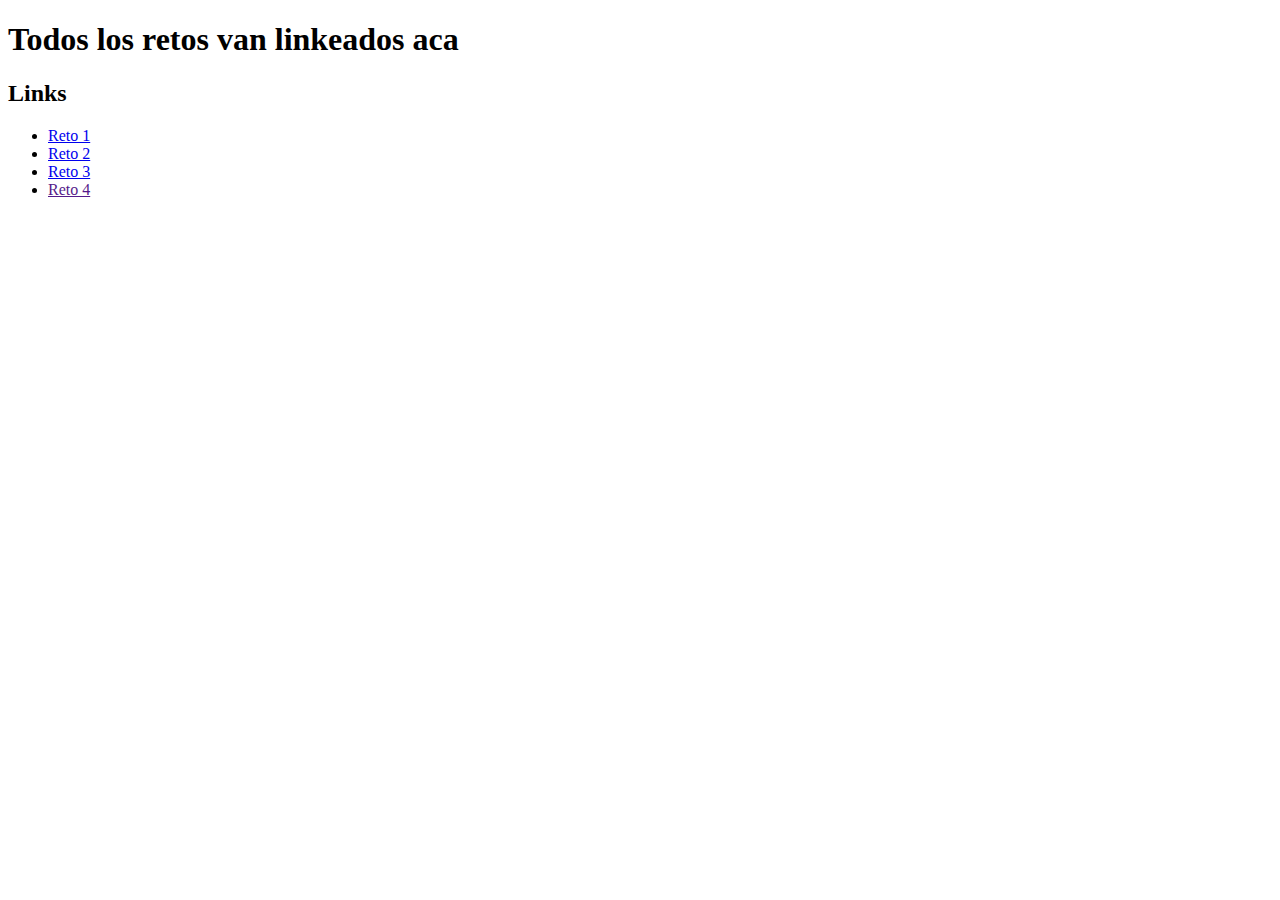
<file: public/index.html>
<!DOCTYPE html>
<html lang="en">
<head>
    <meta charset="UTF-8">
    <meta http-equiv="X-UA-Compatible" content="IE=edge">
    <meta name="viewport" content="width=device-width, initial-scale=1.0">
    <title>Document</title>
</head>
<body>
    <header>
        <h1>Todos los retos van linkeados aca</h1>
    </header>
    <section>
        <h2>Links</h2>
        <ul>
            <li><a href="./reto01/reto01.html">Reto 1</a></li>
            <li><a href="./reto02/reto02.html">Reto 2</a></li>
            <li><a href="./reto02/reto03.html">Reto 3</a></li>
            <li><a href="">Reto 4</a></li>
        </ul>
    </section>

</body>
</html>
</file>
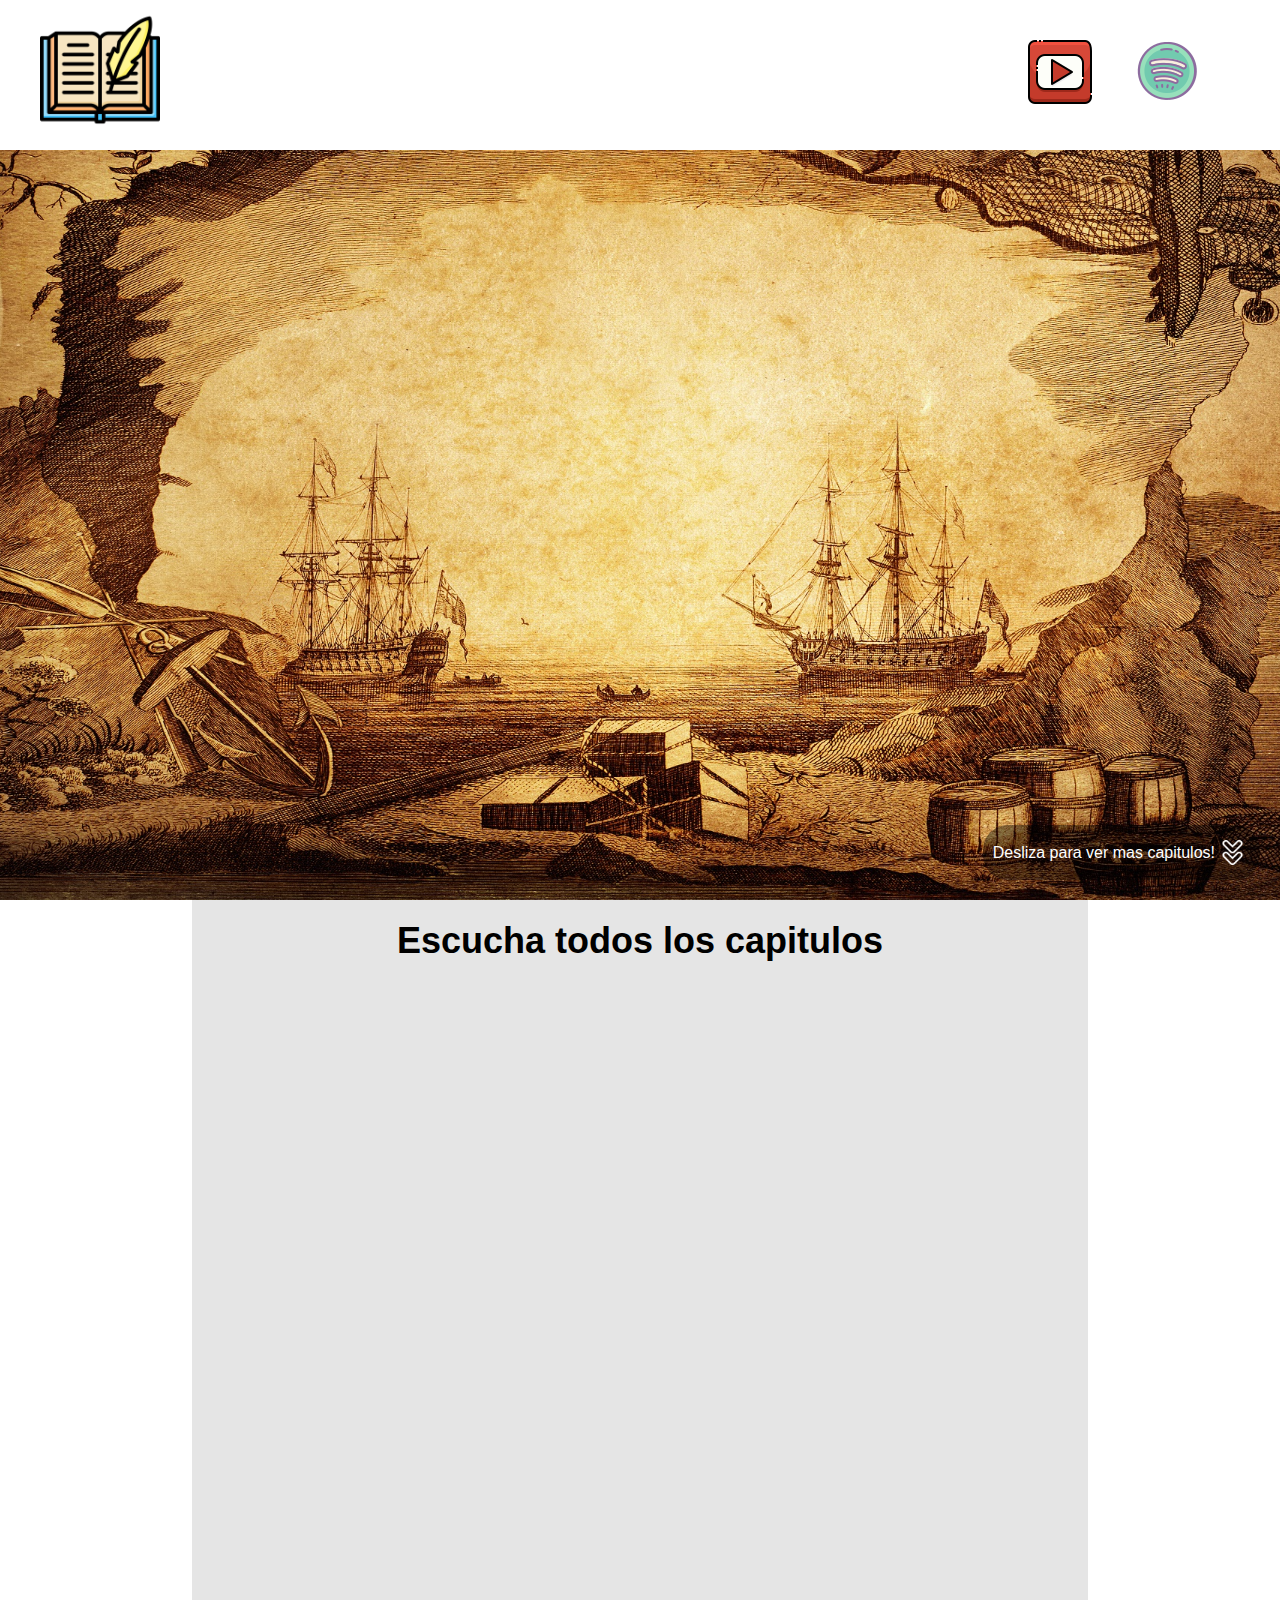
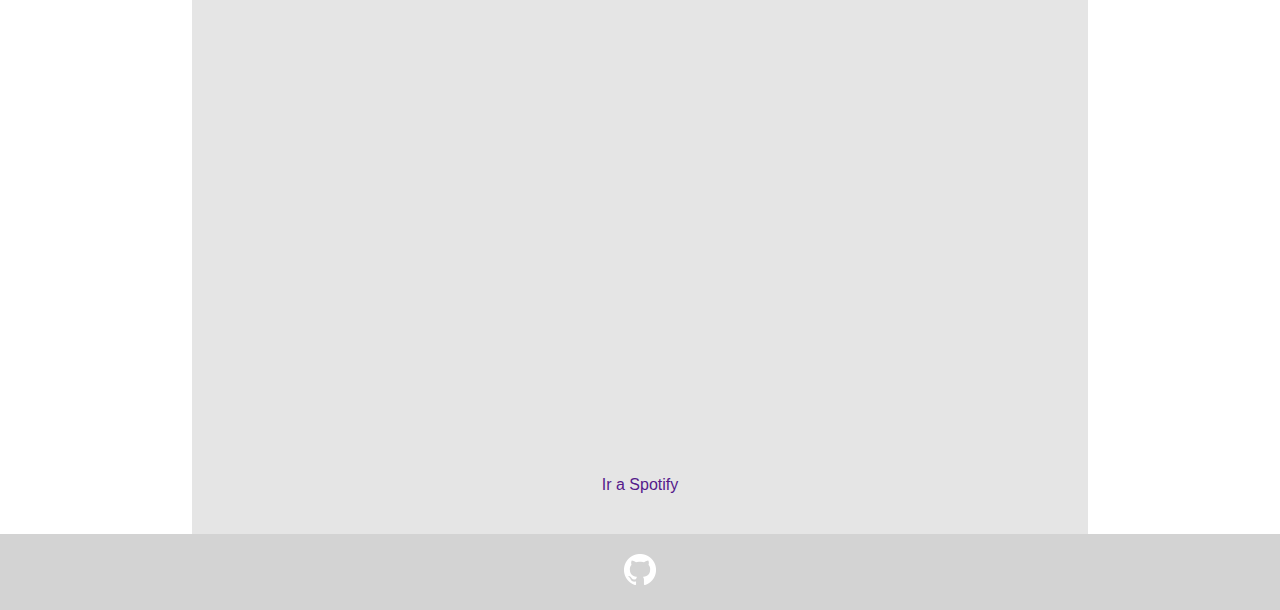
<file: public/reto02/reto02.html>
<!DOCTYPE html>
<html lang="en">
<head>
    <meta charset="UTF-8">
    <meta http-equiv="X-UA-Compatible" content="IE=edge">
    <meta name="viewport" content="width=device-width, initial-scale=1.0">
    <title>Podcasts</title>
    <link rel="stylesheet" href="style.css">
</head>
<body>
    <header id="header">
        <div class="logo"><img src="img/history-book.png" alt=""></div>
        <div class="media">
            <div id="youtube"><a href="https://www.youtube.com/watch?v=doLMt10ytHY" target="_blank"><img src="img/icons8-youtube-64.png" alt=""></a></div>
            <div id="spotify"><a href="https://open.spotify.com/track/2JPLbjOn0wPCngEot2STUS?autoplay=true" target="_blank"><img src="img/icons8-spotify-64.png" alt=""></a></div>
        </div>
    </header>
    <section>
        <div class="collage">
                <iframe style="border-radius:12px" src="https://open.spotify.com/embed/episode/6xCSdOgY3UaW03FC3fopLV?utm_source=generator" width="100%" height="232" frameBorder="0" allowfullscreen="" allow="autoplay; clipboard-write; encrypted-media; fullscreen; picture-in-picture"></iframe>
        </div>
        <div class="ir-letra">
            <p><a href="#contenedor">Desliza para ver mas capitulos!</a></p>
            <img src="img/next.png" alt="">
        </div>
    </section>
    <section class="cont-capitulos">
        <div class="cont-titulo">
            <h2>Escucha todos los capitulos</h2>
        </div>
        <div class="capitulos">
            <div class="cap-card">
                <iframe style="border-radius:12px" src="https://open.spotify.com/embed/episode/15zCZztaO7HBZY3IYm9Cff?utm_source=generator&theme=0" width="100%" height="232" frameBorder="0" allowfullscreen="" allow="autoplay; clipboard-write; encrypted-media; fullscreen; picture-in-picture"></iframe>
            </div>
            <div class="cap-card">
                <iframe style="border-radius:12px" src="https://open.spotify.com/embed/episode/7myQZLGvzFhliC5ds9FIMn?utm_source=generator&theme=0" width="100%" height="232" frameBorder="0" allowfullscreen="" allow="autoplay; clipboard-write; encrypted-media; fullscreen; picture-in-picture"></iframe>
            </div>
            <div class="cap-card">
                <iframe style="border-radius:12px" src="https://open.spotify.com/embed/episode/5Z0kp2BF9H4KrhRAULsAGU?utm_source=generator&theme=0" width="100%" height="232" frameBorder="0" allowfullscreen="" allow="autoplay; clipboard-write; encrypted-media; fullscreen; picture-in-picture"></iframe>
            </div>
            <div class="cap-card">
                <iframe style="border-radius:12px" src="https://open.spotify.com/embed/episode/2kD0xANJyT5oti4TrFvGCh?utm_source=generator&theme=0" width="100%" height="232" frameBorder="0" allowfullscreen="" allow="autoplay; clipboard-write; encrypted-media; fullscreen; picture-in-picture"></iframe>
            </div>
            <div class="cap-card">
                <iframe style="border-radius:12px" src="https://open.spotify.com/embed/episode/6BO6ykDXoxxKcNT52jDn7P?utm_source=generator&theme=0" width="100%" height="232" frameBorder="0" allowfullscreen="" allow="autoplay; clipboard-write; encrypted-media; fullscreen; picture-in-picture"></iframe>
            </div>
            <div class="cap-card">
                <iframe style="border-radius:12px" src="https://open.spotify.com/embed/episode/2NGeTb8BudDIYv07uUKD8Y?utm_source=generator&theme=0" width="100%" height="232" frameBorder="0" allowfullscreen="" allow="autoplay; clipboard-write; encrypted-media; fullscreen; picture-in-picture"></iframe>
            </div>
            <div class="cap-card">
                <iframe style="border-radius:12px" src="https://open.spotify.com/embed/episode/3UfMYUtDXaNuoB1yua07EG?utm_source=generator&theme=0" width="100%" height="232" frameBorder="0" allowfullscreen="" allow="autoplay; clipboard-write; encrypted-media; fullscreen; picture-in-picture"></iframe>
            </div>
            <div class="cap-card">
                <iframe style="border-radius:12px" src="https://open.spotify.com/embed/episode/7LiCViwlR50z2IUJ1DIgO7?utm_source=generator&theme=0" width="100%" height="232" frameBorder="0" allowfullscreen="" allow="autoplay; clipboard-write; encrypted-media; fullscreen; picture-in-picture"></iframe>
            </div>
        </div>
        <div class="mas-capitulos"><a href="">Ir a Spotify</a></div>
    </section>
    <footer>
        <div id="footer">
            <a href="https://github.com/leituu" target="_blank"><img src="img/GitHub-Mark-Light-32px.png" alt=""></a>
        </div>
    </footer>
</body>
</html>
</file>
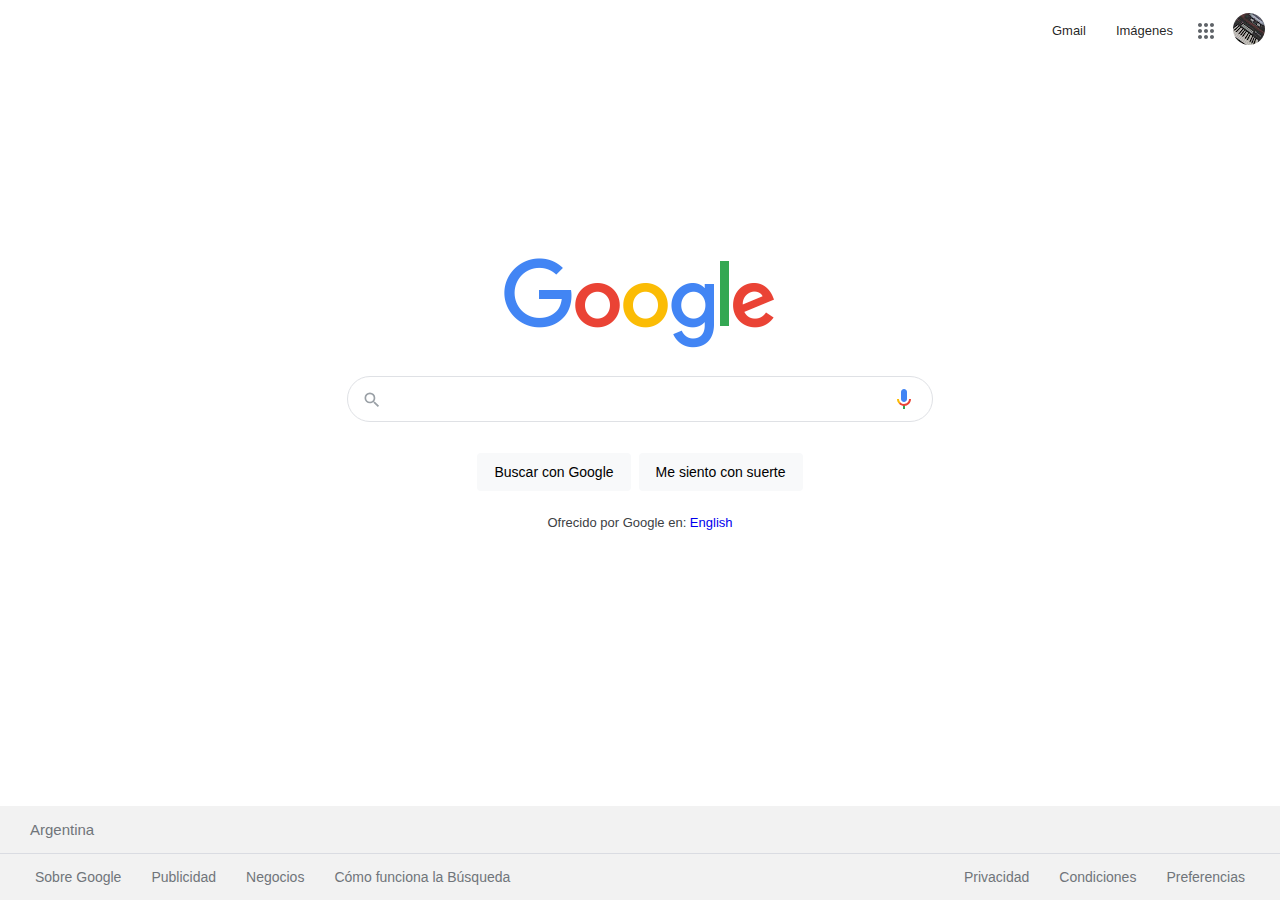
<file: public/reto03/reto03.html>
<!DOCTYPE html>
<html lang="en">
<head>
    <meta charset="UTF-8">
    <meta http-equiv="X-UA-Compatible" content="IE=edge">
    <meta name="viewport" content="width=device-width, initial-scale=1.0">
    <link rel="stylesheet" href="style.css">
    <title>Google Clon</title>
</head>
<body>
    <header>
        <ul>
            <li><a href="#">Gmail</a></li>
            <li><a href="#">Imágenes</a></li>
            <li><a href="#">
                <svg class="gb_Oe" focusable="false" viewBox="0 0 24 24"><path d="M6,8c1.1,0 2,-0.9 2,-2s-0.9,-2 -2,-2 -2,0.9 -2,2 0.9,2 2,2zM12,20c1.1,0 2,-0.9 2,-2s-0.9,-2 -2,-2 -2,0.9 -2,2 0.9,2 2,2zM6,20c1.1,0 2,-0.9 2,-2s-0.9,-2 -2,-2 -2,0.9 -2,2 0.9,2 2,2zM6,14c1.1,0 2,-0.9 2,-2s-0.9,-2 -2,-2 -2,0.9 -2,2 0.9,2 2,2zM12,14c1.1,0 2,-0.9 2,-2s-0.9,-2 -2,-2 -2,0.9 -2,2 0.9,2 2,2zM16,6c0,1.1 0.9,2 2,2s2,-0.9 2,-2 -0.9,-2 -2,-2 -2,0.9 -2,2zM12,8c1.1,0 2,-0.9 2,-2s-0.9,-2 -2,-2 -2,0.9 -2,2 0.9,2 2,2zM18,14c1.1,0 2,-0.9 2,-2s-0.9,-2 -2,-2 -2,0.9 -2,2 0.9,2 2,2zM18,20c1.1,0 2,-0.9 2,-2s-0.9,-2 -2,-2 -2,0.9 -2,2 0.9,2 2,2z"></path></svg>
            </a></li>
            <li><a href="#"><img src="./img/unnamed.jpg" alt=""></a></li>
        </ul>
    </header>
    <section>
        <div class="google-logo"><img src="./img/googlelogo_color_272x92dp.png" alt=""></div>
        <div class="search-bar">
            <div><svg focusable="false" xmlns="http://www.w3.org/2000/svg" viewBox="0 0 24 24"><path d="M15.5 14h-.79l-.28-.27A6.471 6.471 0 0 0 16 9.5 6.5 6.5 0 1 0 9.5 16c1.61 0 3.09-.59 4.23-1.57l.27.28v.79l5 4.99L20.49 19l-4.99-5zm-6 0C7.01 14 5 11.99 5 9.5S7.01 5 9.5 5 14 7.01 14 9.5 11.99 14 9.5 14z"></path></svg></div>
            <div><input type="text" name="" id=""></div>
            <div><svg class="goxjub" focusable="false" viewBox="0 0 24 24" xmlns="http://www.w3.org/2000/svg"><path fill="#4285f4" d="m12 15c1.66 0 3-1.31 3-2.97v-7.02c0-1.66-1.34-3.01-3-3.01s-3 1.34-3 3.01v7.02c0 1.66 1.34 2.97 3 2.97z"></path><path fill="#34a853" d="m11 18.08h2v3.92h-2z"></path><path fill="#fbbc05" d="m7.05 16.87c-1.27-1.33-2.05-2.83-2.05-4.87h2c0 1.45 0.56 2.42 1.47 3.38v0.32l-1.15 1.18z"></path><path fill="#ea4335" d="m12 16.93a4.97 5.25 0 0 1 -3.54 -1.55l-1.41 1.49c1.26 1.34 3.02 2.13 4.95 2.13 3.87 0 6.99-2.92 6.99-7h-1.99c0 2.92-2.24 4.93-5 4.93z"></path></svg></div>
        </div>
        <div class="btn-cont">
            <div class="btn-search">Buscar con Google</div>
            <div class="btn-search">Me siento con suerte</div>
        </div>
        <div class="idioma"><p>Ofrecido por Google en: <a href="#">English</a></p></div>
    </section>
    <footer>
        <div class="pais">Argentina</div>
        <div class="info">
            <ul class="info-izq">
                <li><a href="">Sobre Google</a></li>
                <li><a href="">Publicidad</a></li>
                <li><a href="">Negocios</a></li>
                <li><a href="">Cómo funciona la Búsqueda</a></li>
            </ul>
            <ul class="info-der">
                <li><a href="">Privacidad</a></li>
                <li><a href="">Condiciones</a></li>
                <li><a href="">Preferencias</a></li>
            </ul>
        </div>
    </footer>
</body>
</html>
</file>
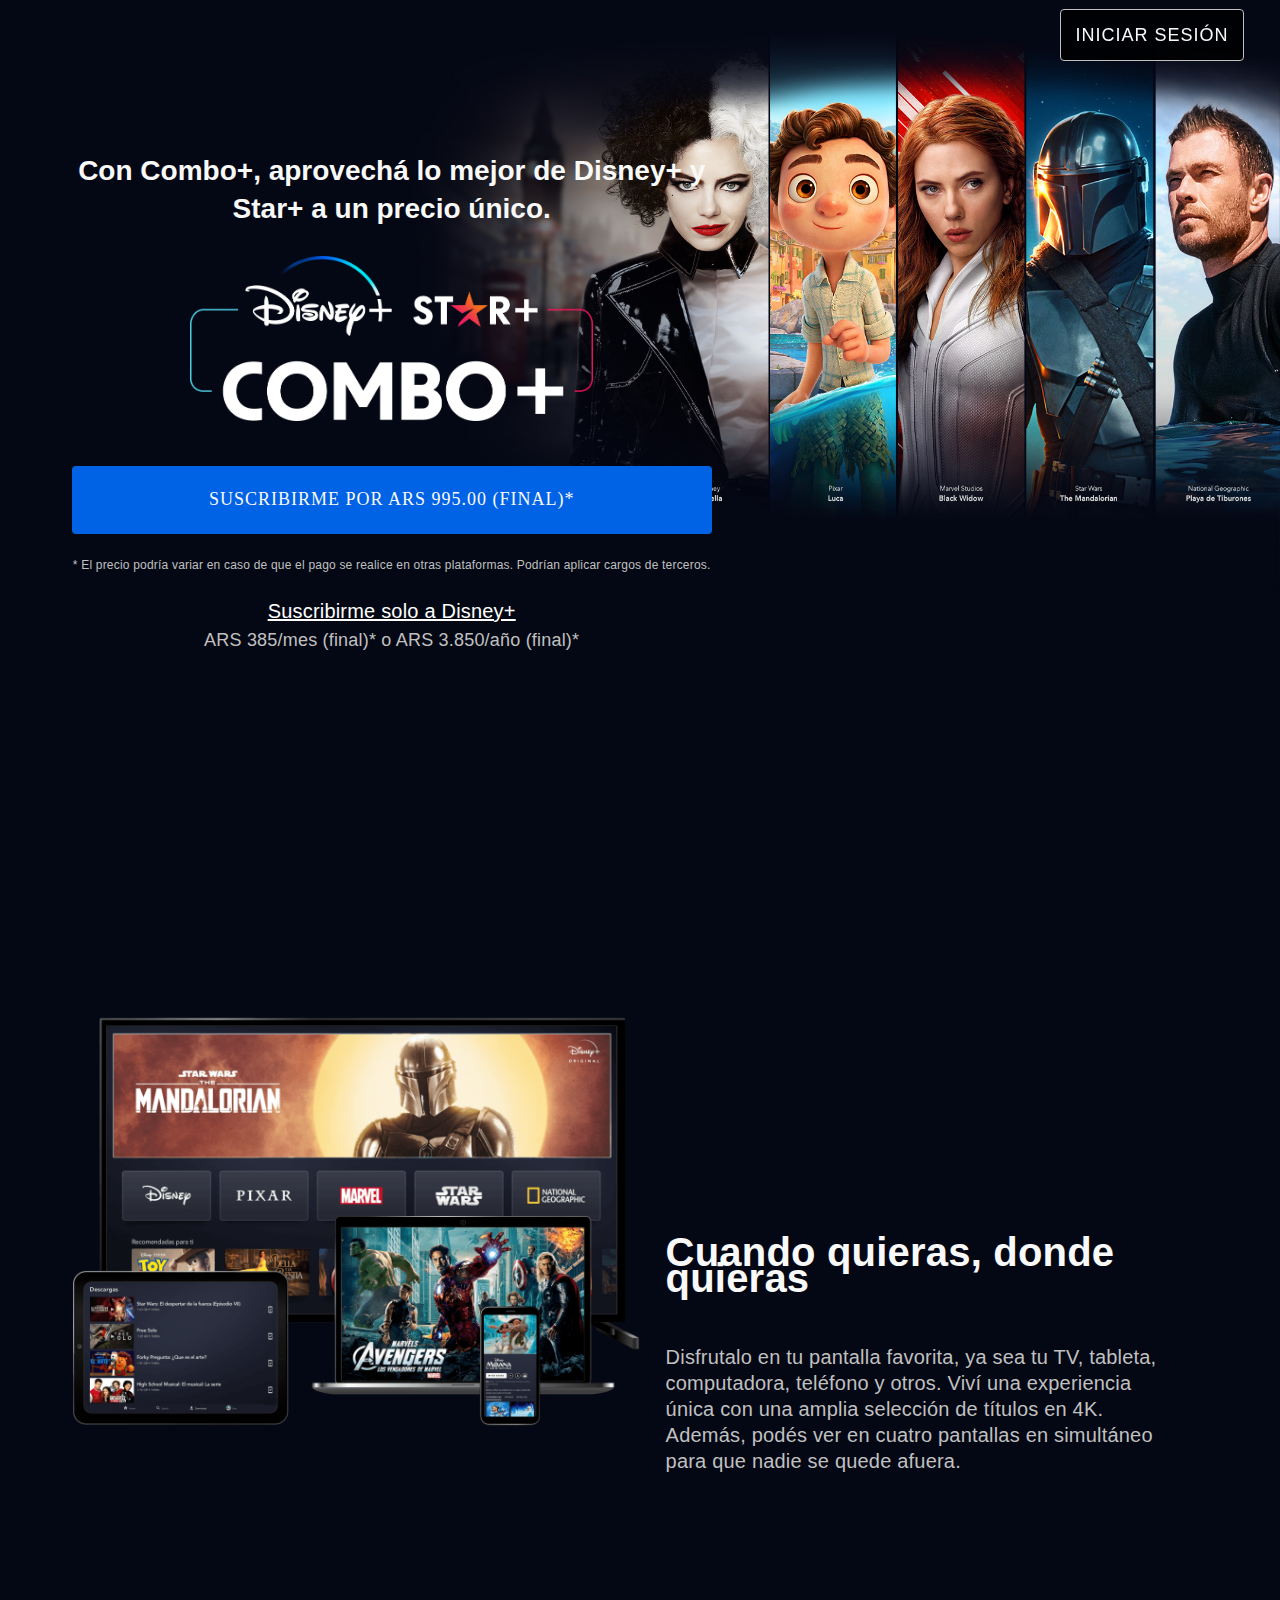
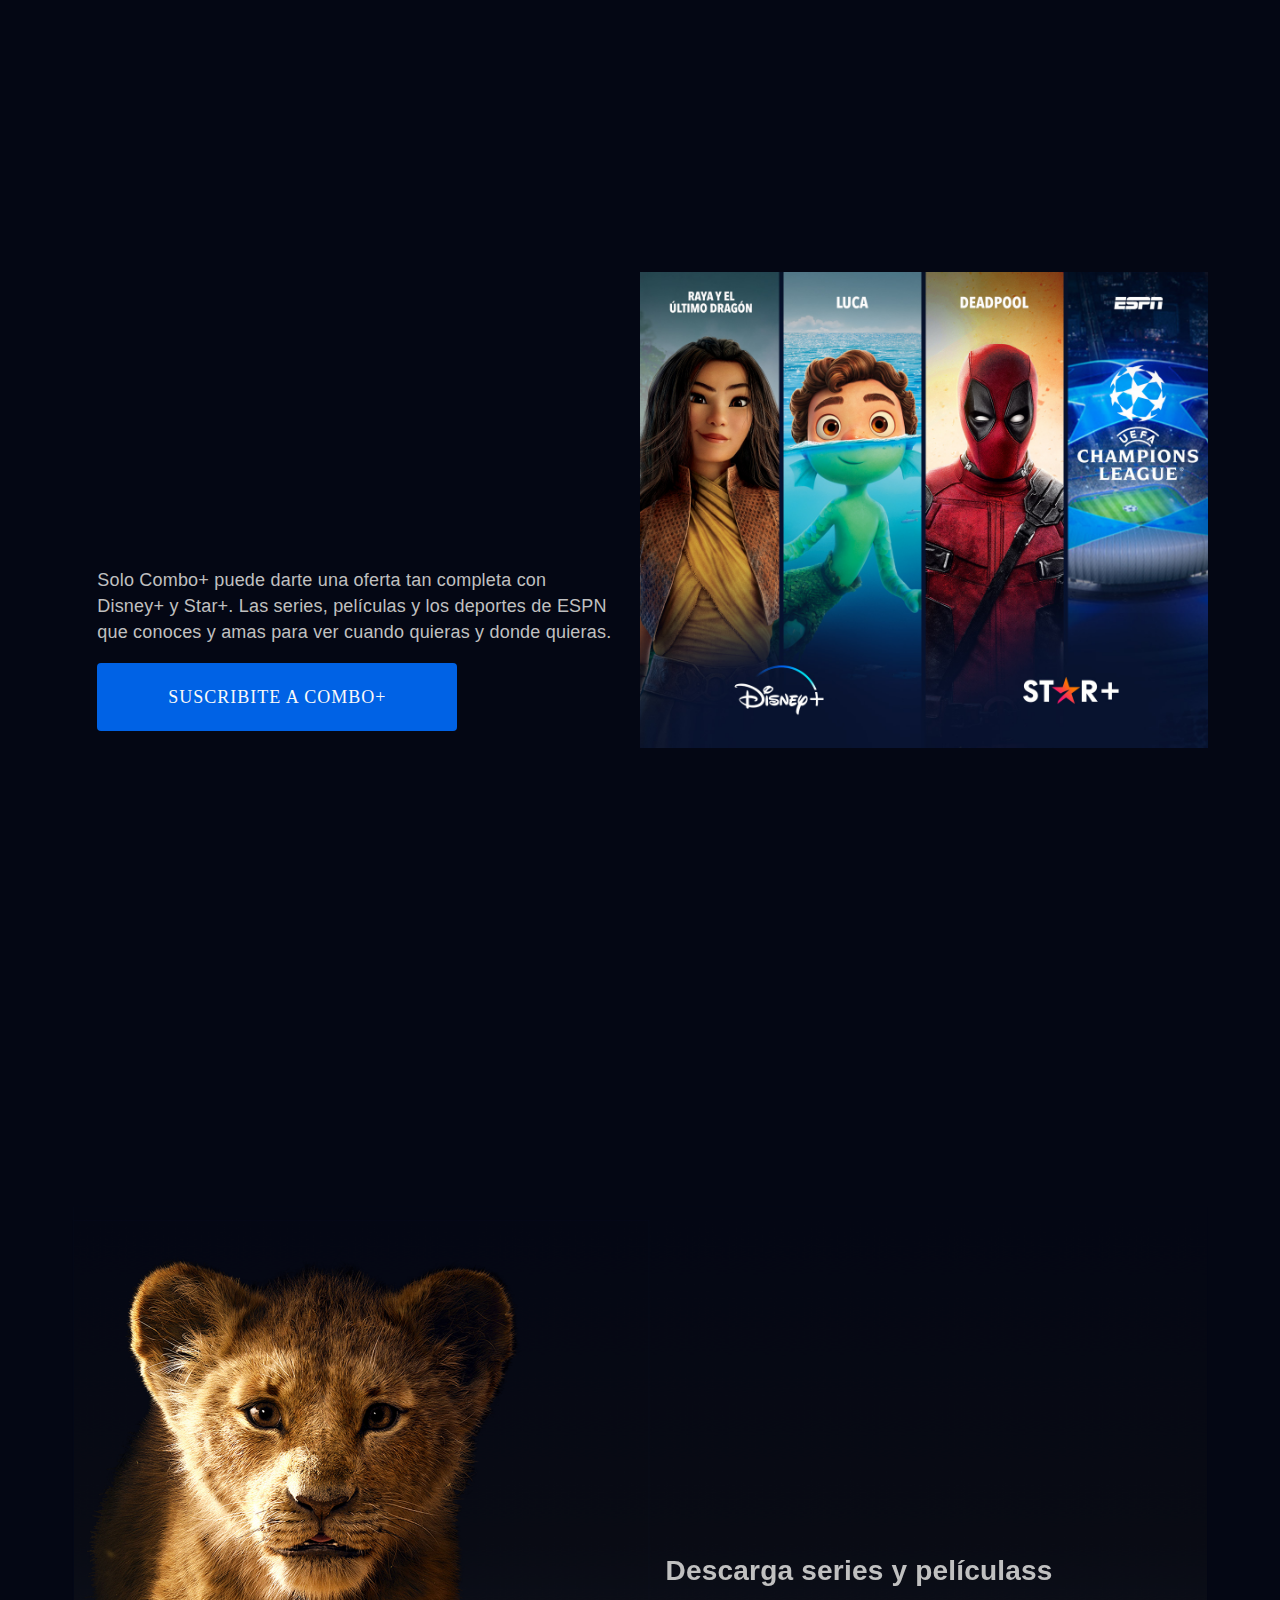
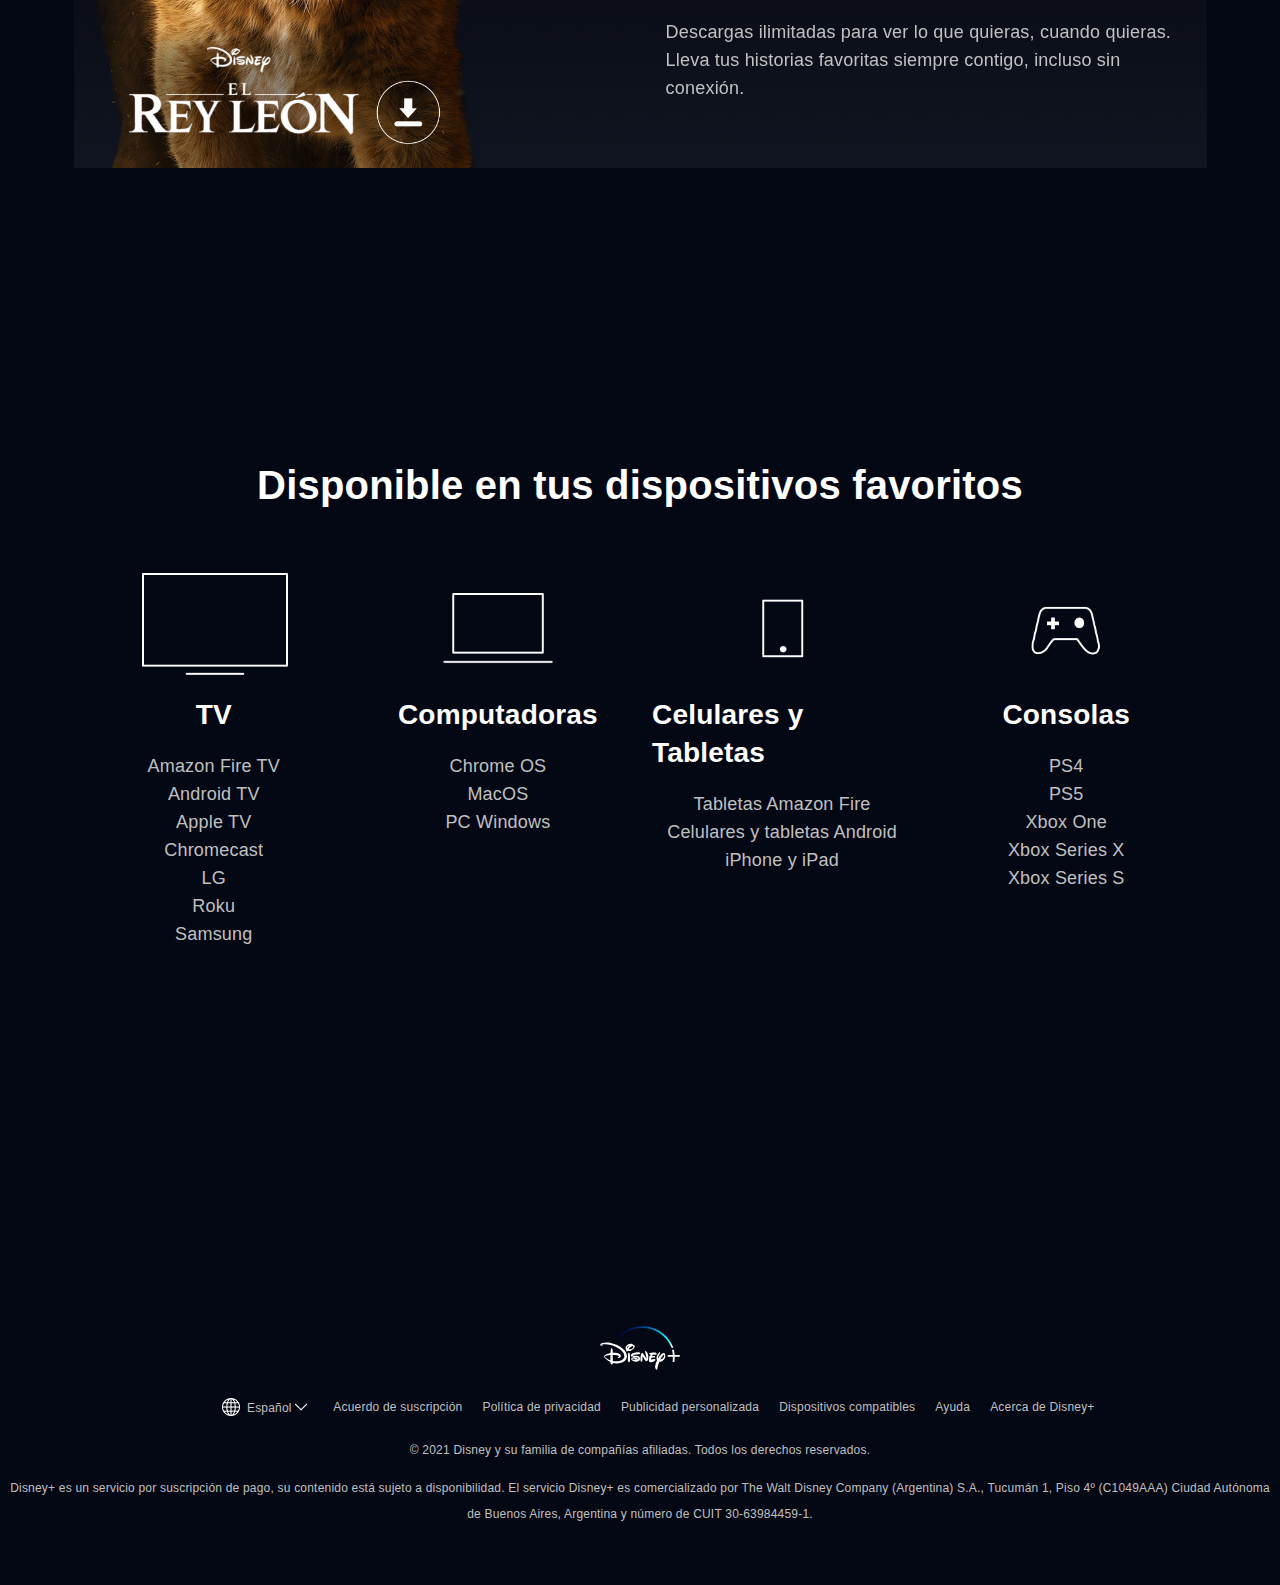
<file: public/reto04/reto04.html>
<!DOCTYPE html>
<html lang="en">
<head>
    <meta charset="UTF-8">
    <meta http-equiv="X-UA-Compatible" content="IE=edge">
    <meta name="viewport" content="width=device-width, initial-scale=1.0">
    <link rel="stylesheet" href="style.css">
    <link rel="icon" type="image/png" sizes="32x32" href="https://static-assets.bamgrid.com/product/disneyplus/favicons/favicon-32x32.3699f19f7fdff1a556c0953c12fb883f.png">
    <title>Lo mejor de Disney, Pixar, Marvel, Star Wars y National Geographic, en un mismo lugar | Disney+</title>
    <style data-style="fonts">@font-face{font-family:Avenir;src:url(https://static-assets.bamgrid.com/fonts/avenir/Avenir-Light/Avenir-Light-07.f3974cd611d0a51c6f3d468a8ac6a700.woff2);font-weight:100;font-style:normal;font-display:swap}@font-face{font-family:Avenir;src:url(https://static-assets.bamgrid.com/fonts/avenir/Avenir-Book/Avenir-Book-01.41636cf359d913529a78a8d39e2b55be.woff2);font-weight:300;font-style:normal;font-display:swap}@font-face{font-family:Avenir;src:url(https://static-assets.bamgrid.com/fonts/avenir/Avenir-Roman/Avenir-Roman-12.8c6e15565760efae86de48644cfd9b71.woff2);font-weight:400;font-style:normal;font-display:optional}@font-face{font-family:Seol-Sans;src:url(https://static-assets.bamgrid.com/fonts/seol-sans/SeolSans-Book-v4.20df06308312a75501cba81cb9a92e4e.woff2);font-weight:100;font-style:normal;font-display:swap}@font-face{font-family:Seol-Sans;src:url(https://static-assets.bamgrid.com/fonts/seol-sans/SeolSans-Medium-v4.feac37bc783c6ef3a83d7881715aa443.woff2);font-weight:300;font-style:normal;font-display:swap}@font-face{font-family:Seol-Sans;src:url(https://static-assets.bamgrid.com/fonts/seol-sans/SeolSans-Book-v4.20df06308312a75501cba81cb9a92e4e.woff2);font-weight:400;font-style:normal;font-display:optional}@font-face{font-family:Tazugane;src:url(https://static-assets.bamgrid.com/fonts/tazugane/TazuganeInfo-Book-v4.e7ec92b7a6c5443e5bfb9492195ba16a.woff2);font-weight:100;font-style:normal;font-display:swap}@font-face{font-family:Tazugane;src:url(https://static-assets.bamgrid.com/fonts/tazugane/TazuganeInfo-Medium-v4.fc000b0b48bcde210f082c08b7279b25.woff2);font-weight:300;font-style:normal;font-display:swap}@font-face{font-family:Tazugane;src:url(https://static-assets.bamgrid.com/fonts/tazugane/TazuganeInfo-Book-v4.e7ec92b7a6c5443e5bfb9492195ba16a.woff2);font-weight:400;font-style:normal;font-display:optional}@font-face{font-family:xiangHeHei-SC;src:url(https://static-assets.bamgrid.com/fonts/xiangHeHei-SC/MXiangHeHeiSC-Book-v4.0742ff294fab04ef4c0aa96ea0264752.woff2);font-weight:100;font-style:normal;font-display:swap}@font-face{font-family:xiangHeHei-SC;src:url(https://static-assets.bamgrid.com/fonts/xiangHeHei-SC/MXiangHeHeiSC-Medium-v4.7fb27e7df5de50fac3d825bad01ce117.woff2);font-weight:300;font-style:normal;font-display:swap}@font-face{font-family:xiangHeHei-SC;src:url(https://static-assets.bamgrid.com/fonts/xiangHeHei-SC/MXiangHeHeiSC-Book-v4.0742ff294fab04ef4c0aa96ea0264752.woff2);font-weight:400;font-style:normal;font-display:undefined}@font-face{font-family:xiangHeHei-TC;src:url(https://static-assets.bamgrid.com/fonts/xiangHeHei-TC/MXiangHeHeiTC-Book-v4.df142a0880679449650bf6c287b5e271.woff2);font-weight:100;font-style:normal;font-display:swap}@font-face{font-family:xiangHeHei-TC;src:url(https://static-assets.bamgrid.com/fonts/xiangHeHei-TC/MXiangHeHeiTC-Medium-v4.554b0888e777a7dbbb2015c19b1a877c.woff2);font-weight:300;font-style:normal;font-display:swap}@font-face{font-family:xiangHeHei-TC;src:url(https://static-assets.bamgrid.com/fonts/xiangHeHei-TC/MXiangHeHeiTC-Book-v4.df142a0880679449650bf6c287b5e271.woff2);font-weight:400;font-style:normal;font-display:optional}</style>
</head>
<body>
    <header>
        <nav>
            <div class="nav-btn">
                INICIAR SESIÓN
            </div>
        </nav>
    </header>
    <main>
        <section id="hero" class="">
            <div id="hero_texto">
                <div class="suscrip-info">
                    <h3>Con Combo+, aprovechá lo mejor de Disney+ y Star+ a un precio único.</h3>
                    <img src="./img/promocion.png" alt="combo disney">
                    <button>SUSCRIBIRME POR ARS 995.00 (FINAL)*</button>
                    <p class="nota-pie">* El precio podría variar en caso de que el pago se realice en otras plataformas. Podrían aplicar cargos de terceros.</p>
                    <a href="">Suscribirme solo a Disney+</a>
                    <p class="suscrip-disney">ARS 385/mes (final)* o ARS 3.850/año (final)*</p>
                </div>
            </div>
        </section>
        <section class="devices">
            <div class="dev-img"><img src="./img/dispositivos.png" alt="Mira Disney en todos los dispositivos"></div>
            <div class="dev-info">
                <h2>Cuando quieras, donde quieras</h2>
                <p>Disfrutalo en tu pantalla favorita, ya sea tu TV, tableta, computadora, teléfono y otros. Viví una experiencia única con una amplia selección de títulos en 4K. Además, podés ver en cuatro pantallas en simultáneo para que nadie se quede afuera.</p>
            </div>
        </section>
        <section class="devices">
            <div class="dev-info">
                <p class="dev-promo">Solo Combo+ puede darte una oferta tan completa con Disney+ y Star+. Las series, películas y los deportes de ESPN que conoces y amas para ver cuando quieras y donde quieras.</p>
                <button class="promo">SUSCRIBITE A COMBO+</button>
            </div>
            <div class="dev-img"><img src="./img/peliculas-varias.jpg" alt="Mira Disney en todos los dispositivos"></div>
        </section>
        <section class="rey-leon-container">
            <div class="rey-leon">
                <img src="./img/rey-leon.png" alt="Mira Disney en todos los dispositivos">
            </div>
            <div class="rey-leon-texto">
                <h3>Descarga series y películass</h3>
                <p>Descargas ilimitadas para ver lo que quieras, cuando quieras. Lleva tus historias favoritas siempre contigo, incluso sin conexión.</p>
            </div>
        </section>
        <section class="devices-view">
            <h2>Disponible en tus dispositivos favoritos</h2>
            <div class="all-devices">
                <div class="device">
                    <div class="device-svg"><img src="img/monitor.png" alt=""></div>
                    <div class="device-name">TV</div>
                    <div class="device-marca">
                        <p>
                            Amazon Fire TV<br>
                            Android TV<br>
                            Apple TV<br>
                            Chromecast<br>
                            LG<br>
                            Roku<br>
                            Samsung
                        </p>
                    </div>
                </div>
                <div class="device">
                    <div class="device-svg"><img src="img/laptop.png" alt=""></div>
                    <div class="device-name">Computadoras</div>
                    <div class="device-marca">
                        <p>
                            Chrome OS <br>
                            MacOS <br>
                            PC Windows<br>
                        </p>
                    </div>
                </div>
                <div class="device">
                    <div class="device-svg"><img src="img/celular.png" alt=""></div>
                    <div class="device-name">Celulares y Tabletas</div>
                    <div class="device-marca">
                        <p>
                            Tabletas Amazon Fire <br>
                            Celulares y tabletas Android <br>
                            iPhone y iPad <br>
                        </p>
                    </div>
                </div>
                <div class="device">
                    <div class="device-svg"><img src="img/jostick.png" alt=""></div>
                    <div class="device-name">Consolas</div>
                    <div class="device-marca">
                        <p>
                            PS4 <br>
                            PS5 <br>
                            Xbox One <br>
                            Xbox Series X <br>
                            Xbox Series S <br>
                        </p>
                    </div>
                </div>
            </div>
        </section>
    </main>
    <footer>
        <div class="logo-cont"><img src="img/logo.svg" alt=""></div>
        <div class="politicas"><ul>
            <li><span>
                <img src="img/world.png" alt="">
            </span>Español 
            <span><img src="img/down-arrow.png" alt=""></span></li>
            <li>Acuerdo de suscripción</li>
            <li>Política de privacidad</li>
            <li>Publicidad personalizada</li>
            <li>Dispositivos compatibles</li>
            <li>Ayuda</li>
            <li>Acerca de Disney+</li>
        </ul></div>
        <div class="derechos">© 2021 Disney y su familia de compañías afiliadas. Todos los derechos reservados.</div>
        <div class="ubicacion">
            <p>Disney+ es un servicio por suscripción de pago, su contenido está sujeto a disponibilidad. El servicio Disney+ es comercializado por The Walt Disney Company (Argentina) S.A., Tucumán 1, Piso 4º (C1049AAA) Ciudad Autónoma de Buenos Aires, Argentina y número de CUIT 30-63984459-1.</p>
        </div>
    </footer>
</body>
</html>
</file>
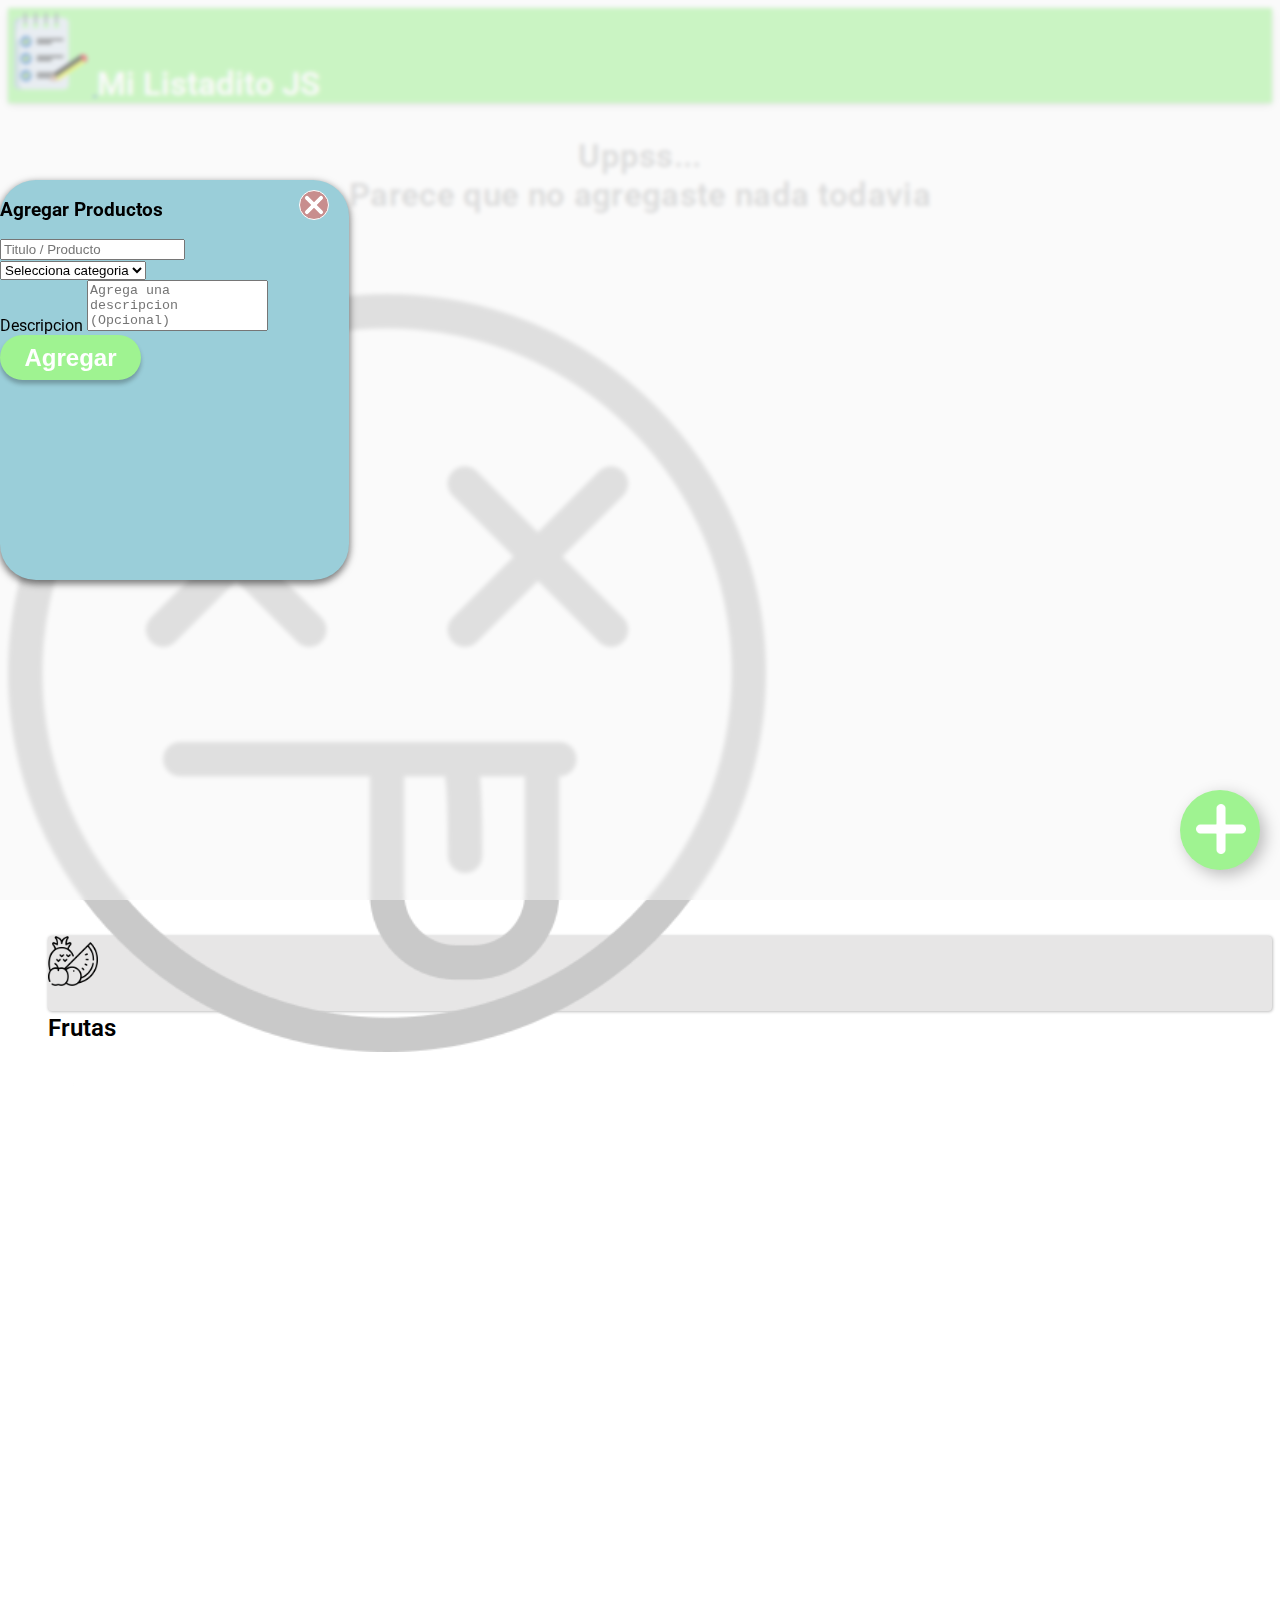
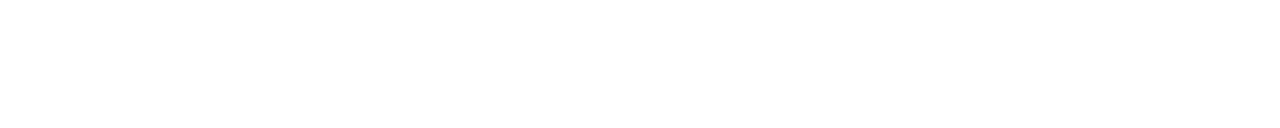
<file: public/reto05/reto05.html>
<!DOCTYPE html>
<html lang="en">
<head>
    <meta charset="UTF-8">
    <meta http-equiv="X-UA-Compatible" content="IE=edge">
    <meta name="viewport" content="width=device-width, initial-scale=1.0">
    <link rel="shortcut icon" href="./img/note.png" type="image/x-icon">
    <!-- META -->
    <!-- BOOTSTRAP -->
    <link href="https://cdn.jsdelivr.net/npm/bootstrap@5.1.3/dist/css/bootstrap.min.css" rel="stylesheet" integrity="sha384-1BmE4kWBq78iYhFldvKuhfTAU6auU8tT94WrHftjDbrCEXSU1oBoqyl2QvZ6jIW3" crossorigin="anonymous">
    <!-- FONT -->
    <link rel="preconnect" href="https://fonts.googleapis.com">
    <link rel="preconnect" href="https://fonts.gstatic.com" crossorigin>
    <link href="https://fonts.googleapis.com/css2?family=Roboto:ital,wght@0,100;0,300;0,400;0,500;0,700;0,900;1,100;1,300;1,400;1,500;1,700;1,900&display=swap" rel="stylesheet">
    <!-- STYLES -->
    <link rel="stylesheet" href="style.css">
    <title>Listita</title>
</head>
<body>
    <header class="sticky-top">
        <nav class="navbar">
            <div class="d-flex justify-content-start align-items-center">
                <a class="navbar-brand" href="#">
                    <img src="img/note.png" alt="" width="85" height="87" class="d-inline-block align-text-top">
                </a>
                <span class="titulo">Mi Listadito JS</span>
            </div>
        </nav>
    </header>
    <section class="visually-hidden">
        <div class="container vacio d-flex flex-column align-items-center">
            <div class="vacio-texto mt-5">
                <p class="text-center">Uppss... <br>
                    Parece que no agregaste nada todavia</p>
            </div>
            <div class="vacio-img d-flex justify-content-center">
                <img src="./img/dead.png" alt="">
            </div>
        </div>

    </section>
    <!-- AGREGAR PRODUCTO -->
    <section class="form-section visually-hidden">
        <div class="d-flex justify-content-center blur-screen">
            <form class="d-flex flex-column align-items-center justify-content-start pt-4">
                <div class="close-form-btn"></div>
                <h3 class="text-center mt-1">Agregar Productos</h3>
                <div class="col-10 py-2">
                    <input type="text" class="form-control" id="titulo" placeholder="Titulo / Producto">
                </div> 
                <div class="col-10 py-2">
                    <select class="form-select" aria-label=".form-select-lg example">
                        <option selected disabled>Selecciona categoria</option>
                        <option value="001-fruit.png">Frutas</option>
                        <option value="002-bakery.png">Panificados</option>
                        <option value="003-first-aid-kit.png">Farmacia</option>
                        <option value="004-milk.png">Lacteos</option>
                        <option value="005-meat.png">Carnes</option>
                        <option value="006-fish.png">Pescados</option>
                        <option value="007-vegetable.png">Verduras</option>                 
                    </select>
                </div>
                <div class="col-10 py-2">
                    <label for="Textarea1" class="form-label">Descripcion</label>
                    <textarea class="form-control" id="Textarea1" rows="3" style="resize: none;" placeholder="Agrega una descripcion (Opcional)"></textarea>
                </div>
                <div class="col-10 d-flex justify-content-center mt-3"><button type="submit" class="btn-form-add">Agregar</button></div>
            </form>
        </div>
    </section>
    <!-- LISTADO DE ITEMS -->
    <section class="listado">
        <ul class="container pt-4">
            <li class="item col-sm-10 col-md-5 mt-2 d-flex align-items-center">
                <img class="mx-3" src="./img/001-fruit.png" alt="">
                <div class="item-txt flex-grow-1"><p class="ms-1 mb-0">Frutas</p></div>
                <div class="item-desc visually-hidden"></div>
                <div class="abrir-item mx-2"></div>
            </li>
        </ul>
    </section>
    <div class="btn-add">
        <img src="./img/add.png" alt="">
    </div>
    <script src="https://cdn.jsdelivr.net/npm/bootstrap@5.1.3/dist/js/bootstrap.bundle.min.js" integrity="sha384-ka7Sk0Gln4gmtz2MlQnikT1wXgYsOg+OMhuP+IlRH9sENBO0LRn5q+8nbTov4+1p" crossorigin="anonymous"></script>
</body>
</html>
</file>
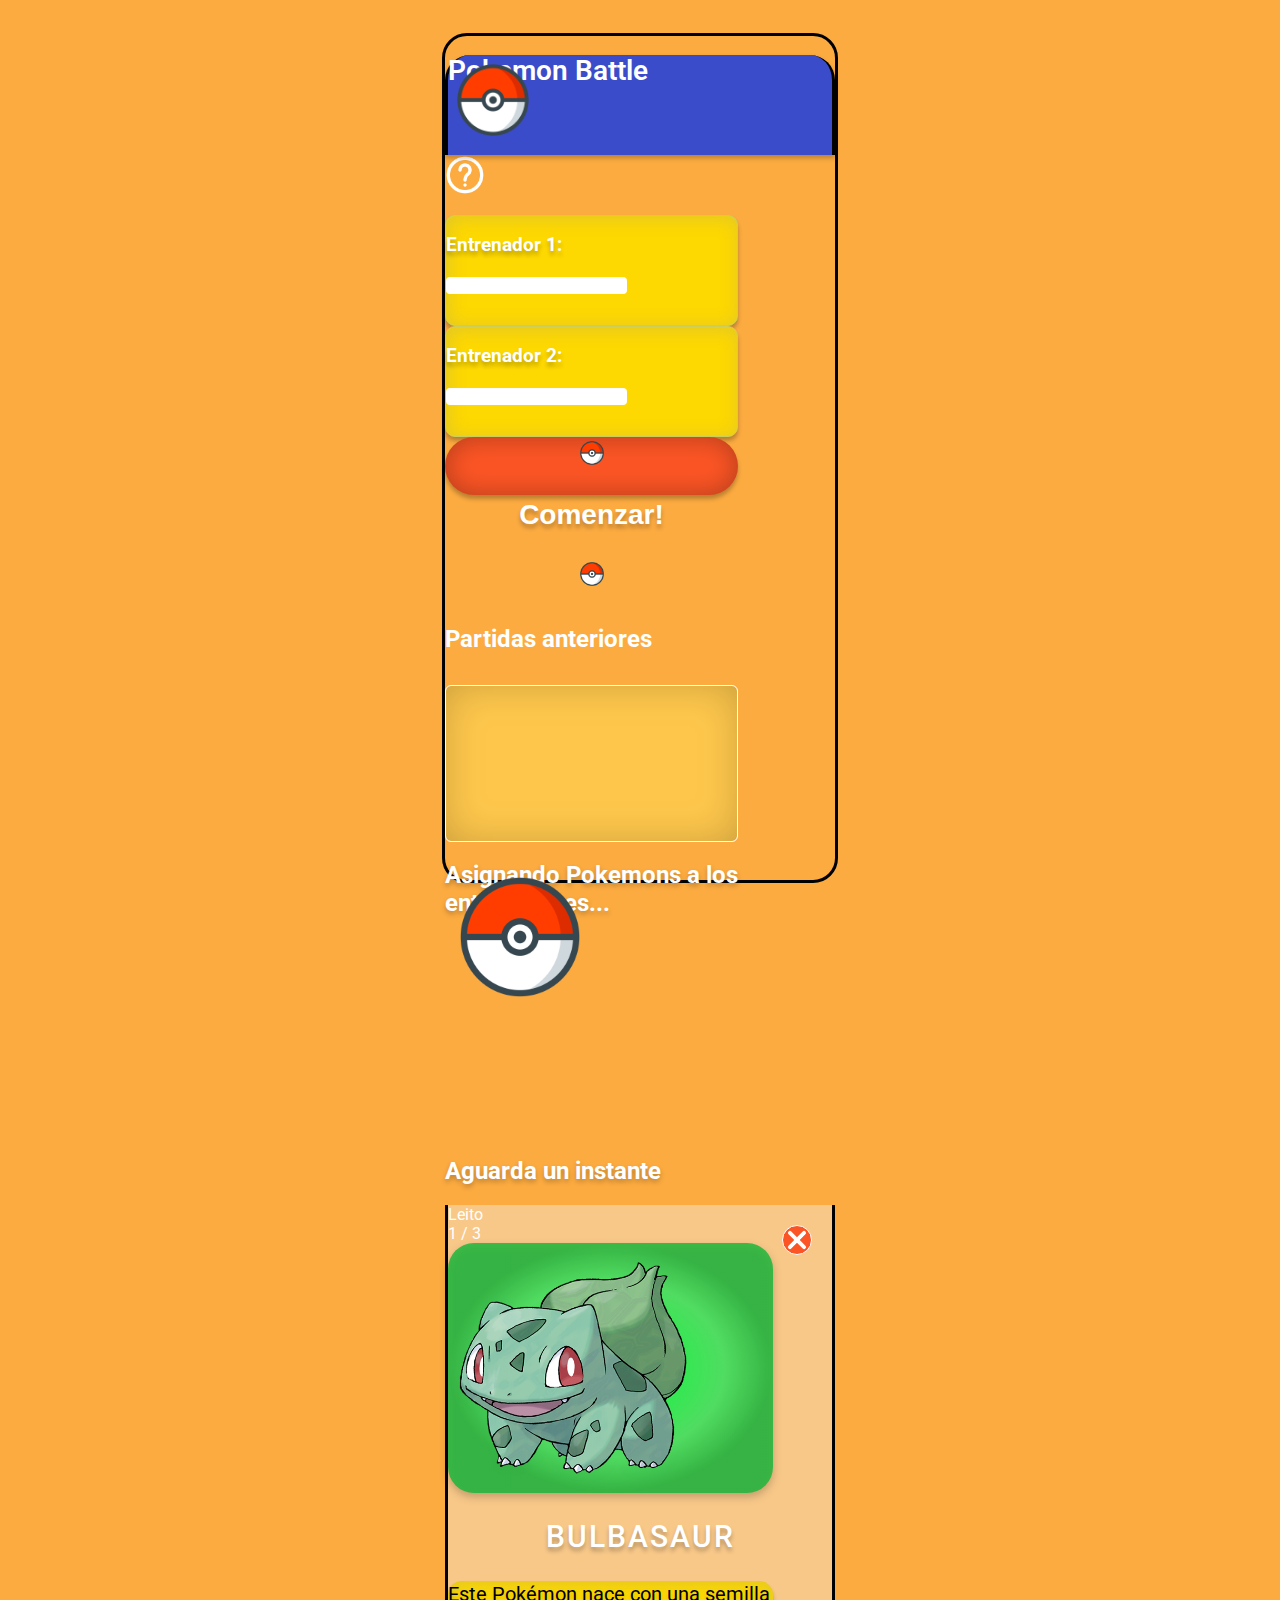
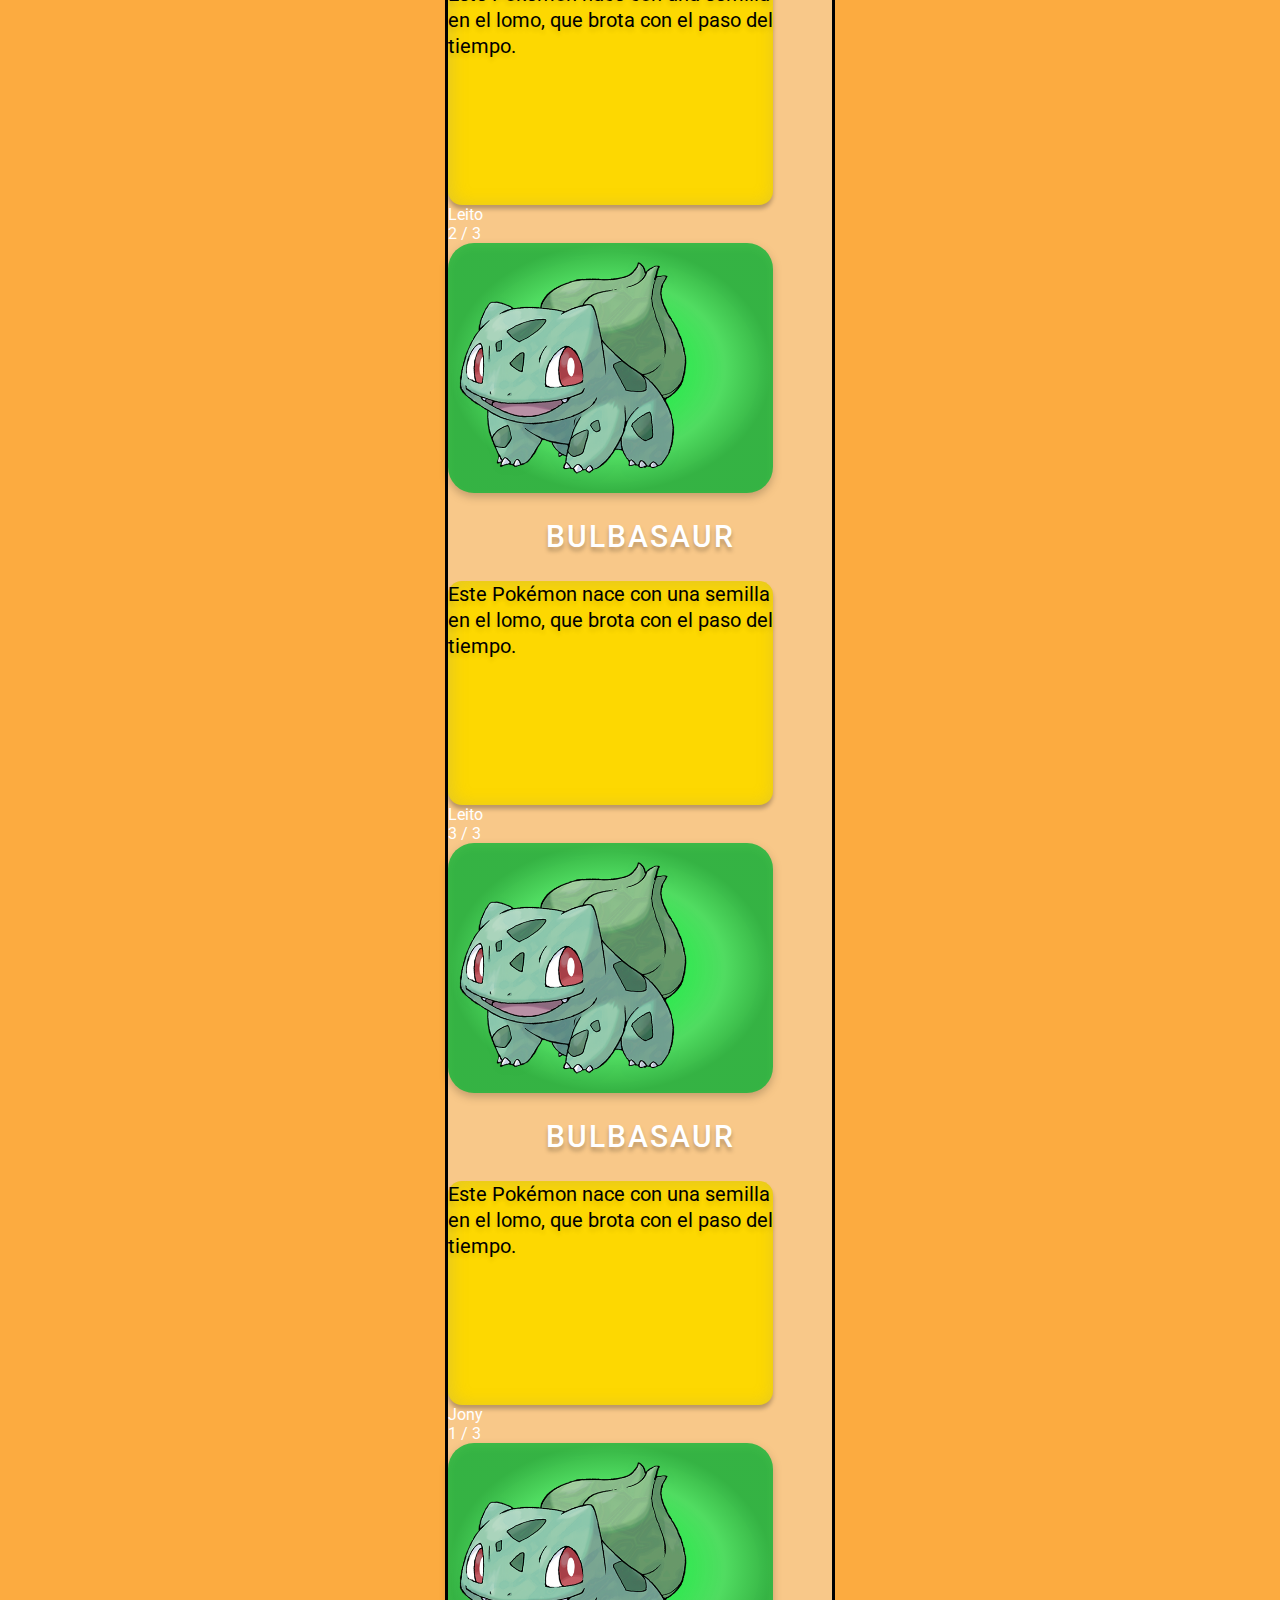
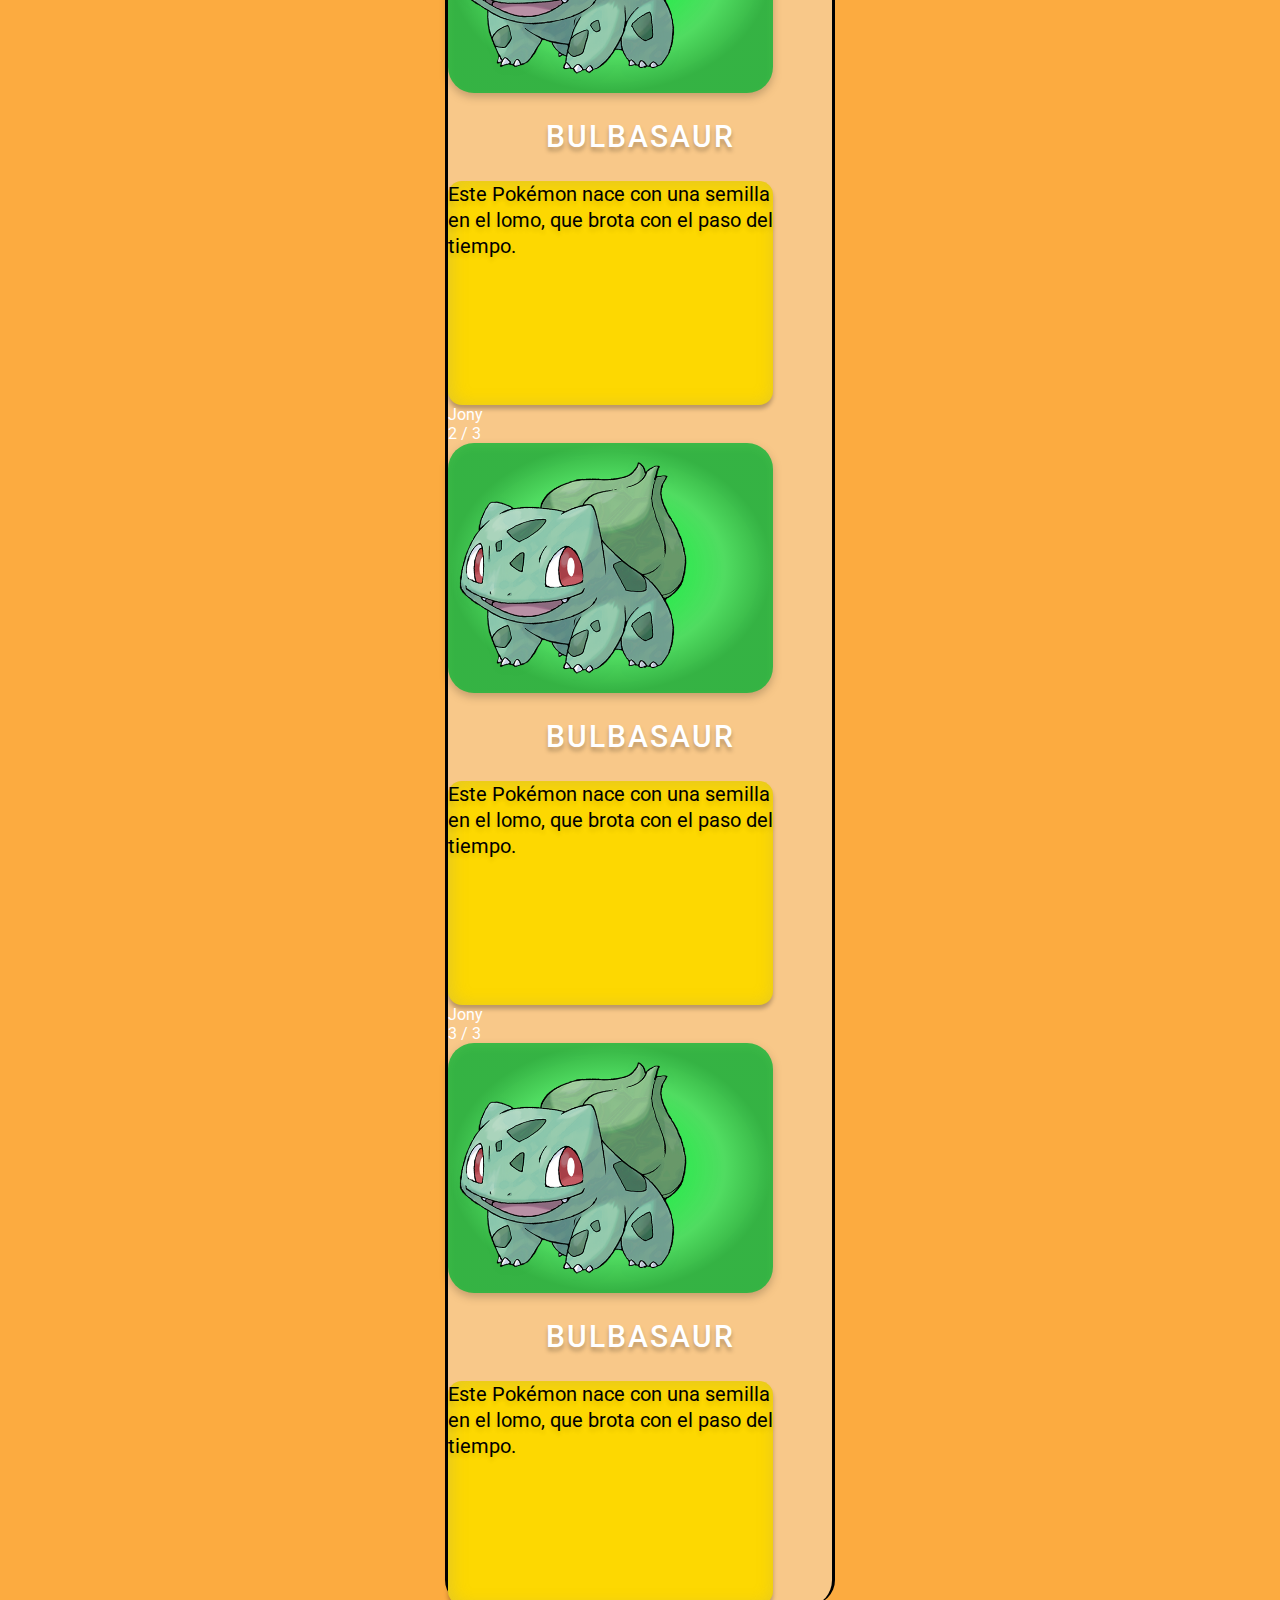
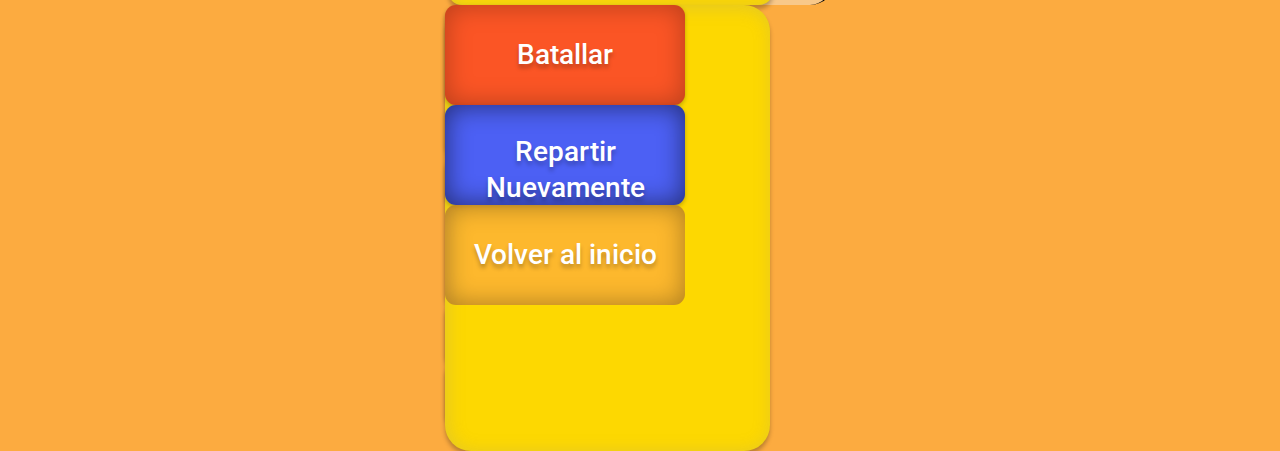
<file: public/reto06/reto06.html>
<!DOCTYPE html>
<html lang="en">
<head>
    <meta charset="UTF-8">
    <meta http-equiv="X-UA-Compatible" content="IE=edge">
    <meta name="viewport" content="width=device-width, initial-scale=1.0">
    
    <!-- META -->
    <meta name="keywords" content="pokemon">
    <meta name="author" content="Leonardo Turzi">
    <meta name="copyright" content="Tauser Dev 2022">
    
    <!-- ROBOTS -->
    <!-- <meta name="robots" content="index/noindex follow/nofollow"> -->

    <!-- Primary Meta Tags -->
    <title>reto 06</title>
    <meta name="title" content="reto06">
    <meta name="description" content="">

    <!-- Open Graph / Facebook -->
    <meta property="og:type" content="website">
    <meta property="og:url" content="https://proyectos-summerhack.web.app/reto06/reto06.html">
    <meta property="og:title" content="Pokemon battle">
    <meta property="og:description" content="">
    <meta property="og:image" content="">

    <!-- Twitter -->
    <meta property="twitter:card" content="summary_large_image">
    <meta property="twitter:url" content="https://proyectos-summerhack.web.app/reto06/reto06.html">
    <meta property="twitter:title" content="Pokemon battle">
    <meta property="twitter:description" content="">
    <meta property="twitter:image" content="">

    <!-- BOOTSTRAP -->
    <link href="https://cdn.jsdelivr.net/npm/bootstrap@5.1.3/dist/css/bootstrap.min.css" rel="stylesheet" integrity="sha384-1BmE4kWBq78iYhFldvKuhfTAU6auU8tT94WrHftjDbrCEXSU1oBoqyl2QvZ6jIW3" crossorigin="anonymous">
    
    <!-- ESTILOS -->
    <link rel="stylesheet" href="style.css">

    <!-- ICONO -->
    <link rel="shortcut icon" href="img/pokeball-logo.png" type="image/png">

    <!-- FONTS -->
    <link rel="preconnect" href="https://fonts.googleapis.com">
    <link rel="preconnect" href="https://fonts.gstatic.com" crossorigin>
    <link href="https://fonts.googleapis.com/css2?family=Roboto:ital,wght@0,100;0,300;0,400;0,500;0,700;0,900;1,100;1,300;1,400;1,500;1,700;1,900&display=swap" rel="stylesheet">

</head>
<body>
    <main class="d-flex flex-column justify-content-center align-items-center">
        <div class="header d-flex align-items-center justify-content-center">
            <img class="logo" src="./img/pokeball-logo.png" alt="">
            <h1 class="text-center m-0">Pokemon Battle</h1>
        </div>
        <section id="home" class="h-100 d-flex flex-column align-items-center px-1">
            <div class="d-flex w-100 justify-content-end mt-3 py-2 pe-3"><img class="faq" src="./img/info.png" alt=""></div>
            <div id="tooltip">
                <p></p>
            </div>
            <div id="entrenador1" class="input mt-3 mb-4 d-flex flex-column align-items-center justify-content-center">
                <h3 class="mb-3">Entrenador 1:</h3>
                <input type="text" class="mb-2">
            </div>
            <div id="entrenador2" class="input my-4 d-flex flex-column align-items-center justify-content-center">
                <h3 class="mb-3">Entrenador 2:</h3>
                <input type="text" class="mb-2">
            </div>
            <button id="startBtn" class="start-btn d-flex justify-content-around align-items-center my-3">
                <img class="poke-btn" src="./img/pokeball-logo.png" alt="">
                <p class="m-0 fs-1">Comenzar!</p>
                <img class="poke-btn" src="./img/pokeball-logo.png" alt="">
            </button>
            <div id="partidasGuardadas" class="d-none">
                <h4 class="mt-2">Partidas anteriores</h4>
                <ul class="mt-3">
                    <!-- <li class="ps-3 pt-1">Leo vs Jony</li>
                    <li class="ps-3 pt-1">Leo vs Jony</li>
                    <li class="ps-3 pt-1">Leo vs Jony</li>
                    <li class="ps-3 pt-1">Leo vs Jony</li> -->
                </ul>
            </div>
        </section>
        <section id="loadingPage" class="h-100 d-flex flex-column align-items-center px-1 justify-content-center d-none">
            <div class="load-container d-flex flex-column align-items-center justify-content-center">
                <h2 class="text-center w-50 py-3">Asignando Pokemons a los entrenadores...</h2>
                <div class="load-logo-cont d-flex justify-content-center"><img class="load-logo my-3 poke-anim" src="./img/pokeball-logo.png" alt=""></div>
                <h2 class="text-center w-50 py-3">Aguarda un instante</h2>
            </div>
        </section>
        <section id="showCards" class="h-100 d-flex flex-column align-items-center px-1 justify-content-center d-none">
            <!-- CAROUSEL -->
            <div id="carouselExampleIndicators" class="carousel slide" data-bs-ride="carousel"  data-bs-interval="false">
                <!-- Indicadores de flujo -->
                <div class="carousel-indicators">
                    <button type="button" data-bs-target="#carouselExampleIndicators" data-bs-slide-to="0" class="active" aria-current="true" aria-label="Slide 1"></button>
                    <button type="button" data-bs-target="#carouselExampleIndicators" data-bs-slide-to="1" aria-label="Slide 2"></button>
                    <button type="button" data-bs-target="#carouselExampleIndicators" data-bs-slide-to="2" aria-label="Slide 3"></button>
                    <button type="button" data-bs-target="#carouselExampleIndicators" data-bs-slide-to="3" aria-label="Slide 4"></button>
                    <button type="button" data-bs-target="#carouselExampleIndicators" data-bs-slide-to="4" aria-label="Slide 5"></button>
                    <button type="button" data-bs-target="#carouselExampleIndicators" data-bs-slide-to="5" aria-label="Slide 6"></button>
                </div>
                <!-- Carousel Items -->
                <div class="carousel-inner">
                    <div class="carousel-item active" >
                        <div data-type="card">
                            <div class="d-flex justify-content-between w-100 my-3">
                                <div class="fs-4 fw-bold">Leito</div>
                                <div class="fs-4 fw-bold">1 / 3</div>
                            </div>
                            <div class="card-bg d-flex justify-content-center">
                                <img class="poke-img" src="./img/bulbasaur.png" alt="">
                            </div>
                            <div class="fs-1 fw-bold my-3 cardPokemonName"><p class="text-center">BULBASAUR</p></div>
                            <div class="fs-4 my-3 card-bg-info cardPokemonInfo">
                                <p class="word-break mx-4 pt-4 lh-sm">
                                Este Pokémon nace con una semilla en el lomo, que brota con el paso del tiempo.
                                </p>
                            </div>
                        </div>
                    </div>
                    <div class="carousel-item" >
                        <div data-type="card">
                            <div class="d-flex justify-content-between w-100 my-3">
                                <div class="fs-4 fw-bold">Leito</div>
                                <div class="fs-4 fw-bold">2 / 3</div>
                            </div>
                            <div class="card-bg d-flex justify-content-center">
                                <img class="poke-img" src="./img/bulbasaur.png" alt="">
                            </div>
                            <div class="fs-1 fw-bold my-3 cardPokemonName"><p class="text-center">BULBASAUR</p></div>
                            <div class="fs-4 my-3 card-bg-info cardPokemonInfo">
                                <p class="word-break mx-4 pt-4 lh-sm">
                                Este Pokémon nace con una semilla en el lomo, que brota con el paso del tiempo.
                                </p>
                            </div>
                        </div>
                    </div>
                    <div class="carousel-item" >
                        <div data-type="card">
                            <div class="d-flex justify-content-between w-100 my-3">
                                <div class="fs-4 fw-bold">Leito</div>
                                <div class="fs-4 fw-bold">3 / 3</div>
                            </div>
                            <div class="card-bg d-flex justify-content-center">
                                <img class="poke-img" src="./img/bulbasaur.png" alt="">
                            </div>
                            <div class="fs-1 fw-bold my-3 cardPokemonName"><p class="text-center">BULBASAUR</p></div>
                            <div class="fs-4 my-3 card-bg-info cardPokemonInfo">
                                <p class="word-break mx-4 pt-4 lh-sm">
                                Este Pokémon nace con una semilla en el lomo, que brota con el paso del tiempo.
                                </p>
                            </div>
                        </div>
                    </div>
                    <div class="carousel-item" >
                        <div data-type="card">
                            <div class="d-flex justify-content-between w-100 my-3">
                                <div class="fs-4 fw-bold">Jony</div>
                                <div class="fs-4 fw-bold">1 / 3</div>
                            </div>
                            <div class="card-bg d-flex justify-content-center">
                                <img class="poke-img" src="./img/bulbasaur.png" alt="">
                            </div>
                            <div class="fs-1 fw-bold my-3 cardPokemonName"><p class="text-center">BULBASAUR</p></div>
                            <div class="fs-4 my-3 card-bg-info cardPokemonInfo">
                                <p class="word-break mx-4 pt-4 lh-sm">
                                Este Pokémon nace con una semilla en el lomo, que brota con el paso del tiempo.
                                </p>
                            </div>
                        </div>
                    </div>
                    <div class="carousel-item" >
                        <div data-type="card">
                            <div class="d-flex justify-content-between w-100 my-3">
                                <div class="fs-4 fw-bold">Jony</div>
                                <div class="fs-4 fw-bold">2 / 3</div>
                            </div>
                            <div class="card-bg d-flex justify-content-center">
                                <img class="poke-img" src="./img/bulbasaur.png" alt="">
                            </div>
                            <div class="fs-1 fw-bold my-3 cardPokemonName"><p class="text-center">BULBASAUR</p></div>
                            <div class="fs-4 my-3 card-bg-info cardPokemonInfo">
                                <p class="word-break mx-4 pt-4 lh-sm">
                                Este Pokémon nace con una semilla en el lomo, que brota con el paso del tiempo.
                                </p>
                            </div>
                        </div>
                    </div>
                    <div class="carousel-item" >
                        <div data-type="card">
                            <div class="d-flex justify-content-between w-100 my-3">
                                <div class="fs-4 fw-bold">Jony</div>
                                <div class="fs-4 fw-bold">3 / 3</div>
                            </div>
                            <div class="card-bg d-flex justify-content-center">
                                <img class="poke-img" src="./img/bulbasaur.png" alt="">
                            </div>
                            <div class="fs-1 fw-bold my-3 cardPokemonName"><p class="text-center">BULBASAUR</p></div>
                            <div class="fs-4 my-3 card-bg-info cardPokemonInfo">
                                <p class="word-break mx-4 pt-4 lh-sm">
                                Este Pokémon nace con una semilla en el lomo, que brota con el paso del tiempo.
                                </p>
                            </div>
                        </div>
                    </div>                 
                </div>
            </div>
            <!-- FIN CAROUSEL -->
            <div id="clsBtn" class="clsBtn"></div>

        </section>
        <section id="gamePlay" class="h-100 d-flex flex-column align-items-center px-1 justify-content-center d-none">
            <div class="action-menu d-flex flex-column align-items-center justify-content-around">
                <button id="batallar" class="mt-3"><p class="fs-1 m-0 fw-bold">Batallar</p></button>
                <button id="repartir" class="m-3"><p class="fs-1 m-0 fw-bold">Repartir Nuevamente</p></button>
                <button id="volver" class="mb-3"><p class="fs-1 m-0 fw-bold">Volver al inicio</p></button>
            </div>
        </section>
        <section id="gameResult" class="h-100 d-flex flex-column align-items-center px-1 justify-content-center d-none">
            <div data-type="card_resultado" class="result-card d-flex flex-column">
                <!-- <div id="resultPlayerOneName">
                    <p class="fs-2 fw-bold text-center">Leito</p>
                </div>
                <div id="pokemonPlayerOne" class="d-flex justify-content-around">
                    <div><img src="img/bellsprout.png" alt=""></div>
                    <div><img src="img/electabuzz.png" alt=""></div>
                    <div><img src="img/electabuzz.png" alt=""></div>
                </div> -->
            </div>
            <div data-type="card_resultado" class="result-card d-flex flex-column mt-4">
                <!-- <div id="resultPlayerTwoName"><p class="fs-2 fw-bold text-center">Jony</p></div>
                <div id="pokemonPlayerTwo" class="d-flex justify-content-around">
                    <div class="defeated"><img src="img/bellsprout.png" alt=""></div>
                    <div><img src="img/electabuzz.png" alt=""></div>
                    <div><img src="img/electabuzz.png" alt=""></div>
                </div> -->
            </div>
            <div id="resultMessage" class="d-flex justify-content-center mt-5">
                <!-- <p class="fs-1 text-center w-75 lh-sm">Luego de una intensa batalla Leito ha vencido a Jony!</p> -->
            </div>
            <div class="result-options mt-4">
                <button id="guardar" class="result-btn save me-3">
                    <p class="fs-1 text-center m-0 text-white">Guardar</p>
                </button>
                <button id="salir" class="result-btn exit ms-3">
                    <p class="fs-1 text-center m-0 text-white">Salir</p>
                </button>
            </div>
        </section>
        <section id="gameSaved" class="h-100 d-flex flex-column align-items-center px-1 justify-content-center d-none">
            
            <div class="result-options mt-4">
                <button id="salirPartidaGuardada" class="result-btn exit ms-3">
                    <p class="fs-1 text-center m-0 text-white">Salir</p>
                </button>
            </div>
        </section>
    </main>

    <!-- MI CODIGO -->
    <script src="./main.js"></script>
    <!-- BOOTSTRAP -->
    <script src="https://cdn.jsdelivr.net/npm/bootstrap@5.1.3/dist/js/bootstrap.bundle.min.js" integrity="sha384-ka7Sk0Gln4gmtz2MlQnikT1wXgYsOg+OMhuP+IlRH9sENBO0LRn5q+8nbTov4+1p" crossorigin="anonymous"></script>
</body>
</html>
</file>
<file: public/reto02/style.css>
body {
    margin: 0;
    font-family: 'Roboto', sans-serif;
    -webkit-font-smoothing: antialiased;
    
}

/* HEADER */
header {
    height: 150px;
    max-width: 1200px;
    margin: auto;
    /* position: fixed; */
}

header .logo {
    float: left;
    margin-top: 10px;
    /* margin-left: 100px; */
}

header .logo img {
    height: 120px;
    width: fit-content;
    
}

header .titulo {
    float: left;
    margin-left: 317px;
    margin-top: 15px;   
}

header .titulo a img {
    height: 120px;
}

header .titulo a img:hover {
    height: 130px;
}

.media {
    float: right;
    /* margin-right: 200px; */
}

.media div {
    display: inline-block;
    margin: 40px 40px 0px 0;
}

/* SECTION */

section {
    height: calc(100vh - 150px);
}

.collage {
    background: url('img/659390.jpg');
    background-repeat:no-repeat;
    background-attachment: fixed;
    background-position: center;
    background-size: cover;
    height: calc(100vh - 150px);
    display: flex;
    position:absolute;
    width: 100%;
}

.collage iframe {
    display: block;
    min-width: 344px;
    max-width: 600px;
    margin: auto;
}

.ir-letra {
    position: absolute;
    display: flex;
    bottom:0;
    right: 0;
    padding: 10px;
    margin: 0 20px 20px 0 ;
    background-color: rgba(0,0,0,.4);
    border-radius: 25px;
    cursor: pointer;
}

.ir-letra p {
    margin: 0;
    display: flex;
    align-items: center;
}

.ir-letra p a{
    color: #fff;
    text-decoration: none;
}

.ir-letra img {
    width: 25px;
    height: 25px;
    padding: 5px;
}


/* CONTENEDOR CAPITULOS */

.cont-capitulos {
    min-height: calc(100vh - 76px);
    width: 70vw;
    height: fit-content;
    display: flex;
    flex-direction: column;
    align-content: center;
    margin:auto;
    background-color: rgba(0,0,0,.1);
}

.cont-capitulos h2{
    width: 100%;
    font-size: 36px;
    text-align: center;
    margin: 20px auto 50px auto;
}

.capitulos {
    display: flex;
    justify-content: center;
    flex-wrap: wrap;
    width: 100%;

}

.cap-card {
    box-sizing: border-box;
    padding: 10px;
}

.mas-capitulos {
    box-sizing: border-box;
    display: block;
    margin: 40px auto 40px auto;
}

.mas-capitulos a {
    text-decoration: none;
}

/* FOOTER */

footer {
    background-color: lightgrey;
    position: absolute;
    width: 100%;
}

#footer {
    width: fit-content;
    margin: auto
}

#footer a img {
    padding-top: 20px;
    padding-bottom: 20px;
}


@media only screen and (max-width: 391px) {
    
    header {
        height: 75px;
    }

    header .logo {
        margin: 3px 0 0 0;
    }   

    header .logo img {
        height: 60px;
        width: fit-content;
        margin-left: 10px;
        
    }

    .media div {
        margin: 10px 10px;
    }

    .media div a img {
        height: 50px;
    }

    section {
        height: calc(100vh - 75px);
    }

    .collage {
        height: calc(100vh - 75px);
    }

    .collage iframe {
        box-sizing: border-box;
        padding: 0 10px;
        display: block;
        min-width: 344px;
        max-width: 600px;
        margin: auto;
    }

    .cont-capitulos {
        width: 100vw;
    }

    .ir-letra {
    position: absolute;
    display: flex;
    bottom:0;
    right: 0;
    transform: translateX(-14%);
    padding: 10px;
    margin: 0 20px 20px 0 ;
    background-color: rgba(0,0,0,.4);
    border-radius: 25px;
    cursor: pointer;
    }


}
</file>
<file: public/reto03/style.css>
body {
    font-family: sans-serif;
    margin: 0;
    min-width: 400px;
    display: flex;
    flex-direction: column;
    height: 100vh;
}

header {
    height: 48px;
    padding:6px;
}

header ul {
    box-sizing: border-box;
    margin: 0;
    height: 100%;
    width: 100%;
    list-style: none;
    display: flex;
    align-items: center;
    justify-content: flex-end;
}

header ul li:nth-child(-n + 2) {
    padding-left: 15px;
    padding-right: 15px;
}

header ul li a{
    text-decoration: none;
    color: rgba(0,0,0,0.87);
    font-size: 13px;
}

header ul li:nth-child(4) {
    width: 46px;
    height: 46px;
    padding: 2px;
    display: flex;
    justify-content: center;
    align-items: center;    
}

header ul li:nth-child(4) a img{
    border-radius: 25px;
}

header ul li a svg {
    margin-top: 6px;
    padding-top: 6px;
    padding-bottom: 6px;
    padding-left: 6px;
    padding-right: 6px;
    width: 24px;
    fill: #5f6368;
    border-radius: 25px;
}

header ul li a svg:hover {
    margin-top: 6px;
    padding-top: 6px;
    padding-bottom: 6px;
    padding-left: 6px;
    padding-right: 6px;
    background-color: #F0F0F0;
    width: 24px;
    fill: #5f6368
}


/* SECTION */

section {
    display: flex;
    flex-direction: column;
    align-items: center;
    /* justify-content: center; */
    flex-grow: 2;
}

/* SECTION - LOGO */

section .google-logo {
    /* min-height: 290px; */
    max-height: 290px;
    flex-grow: 2;
    display: flex;
}

section .google-logo img {
    margin-top: auto;
    height: fit-content;
}

/* SECTION - SEARCH BAR */

section .search-bar {
    display: flex;
    align-items: center;
    border: 1px solid #dfe1e5;
    border-radius: 24px;
    height: 44px;
    min-width: 584px;
    margin: 26px 20px 20px 20px;
}

section .search-bar:focus-within {
    display: flex;
    align-items: center;
    border: 1px solid #dfe1e5;
    border-radius: 24px;
    height: 44px;
    min-width: 584px;
    box-shadow: 0 1px 6px rgb(32 33 36 / 28%);
}

section .search-bar:hover {
    display: flex;
    align-items: center;
    border: 1px solid #dfe1e5;
    border-radius: 24px;
    height: 44px;
    min-width: 584px;
    box-shadow: 0 1px 6px rgb(32 33 36 / 28%);
}



section .search-bar div:nth-child(1) svg {
    width: 20px;
    padding-right: 13px;
    padding-left: 14px;
    padding-top: 5px;
}

section .search-bar div:nth-child(1) svg path{
    fill: #9aa0a6;
}


section .search-bar div:nth-child(2){
    flex-grow: 2;
}

section .search-bar div:nth-child(2) input {
    border:  none;
    outline: none;
    font-family: arial,sans-serif;
    font-size: 16px;
    width: 100%;
}



section .search-bar div:nth-child(3) svg {
    width: 24px;
    padding-right: 16px;
}

section div:nth-child(3) {
    display: flex;
    font-size: 14px;
}

.btn-search {
    /* box-sizing: content-box; */
    display: flex;
    height: 36px;
    padding: 0 16px;
    font-size: 14px;
    align-items: center;
    margin: 11px 4px;
    background-color: #F8F9FA;
    border-radius: 4px;
    border: 1px solid rgba(0,0,0,0)
}

.btn-search:hover {
    cursor: pointer;
    border: 1px solid #dadce0;
    box-shadow: 0 1px 1px rgb(0 0 0 / 10%);
}

section div:nth-child(4) {
    font-size: 13px;
    color: #3c4043;
}

.idioma a {
    text-decoration: none;
}

.idioma a:hover {
    text-decoration: underline;
}

/* FOOTER */

footer {
    display: flex;
    flex-direction: column;
    background-color: #f2f2f2;
}

footer div:nth-child(1) {
    box-sizing: content-box;
    color: #70757a;
    padding:15px 30px;
    font-size: 15px;
}

footer div:nth-child(2) {
    display: flex;
    flex-wrap: wrap;
    padding: 0 20px;
    justify-content: space-between;
    border-top: 1px solid #DADCE2;
}

footer div ul {
    list-style: none;
    display: flex;
    padding: 0;
    margin: 0;
}

footer div ul li a{
    padding:15px;
    color: #70757a;
    text-decoration: none;
    display: block;
    font-size: 14px;
    white-space: nowrap;
}

@media only screen and (max-width: 1200px) {
    footer div:nth-child(2) {
        display: flex;
        flex-wrap: wrap;
        padding: 0 20px;
        justify-content: space-evenly;
        border-top: 1px solid #DADCE2;
    }
}
</file>
<file: public/reto04/style.css>
body {
    margin: 0;
    font-weight: 400;
    font-style: normal;
    font-size: 16px;
    line-height: 26px;
    letter-spacing: .2px;
    color: silver;
    font-family: Avenir,sans-serif;
    background-color: #040714;
    -webkit-font-smoothing: antialiased;
}

/* FULL SCREEN */


/* HEADER */
header {
    height: 70px;
    display: flex;
    align-content: center;
    justify-content: flex-end;
    position: fixed;
    width: 100%;
}

nav {
    display: flex;
    justify-content: flex-end;
    align-items: center;
    padding: 0 36px
}

.nav-btn {
    display: flex;
    align-items: center;
    justify-content: center;
    height: 50px;
    width: 181.78px;
    background-color: rgba(0,0,0,.8);
    border: 1px solid silver;
    cursor: pointer;
    color:#f9f9f9;
    border-radius: 4px;
    font-weight: 400;
    font-size: 18px;
    letter-spacing: 1px;
}

.nav-btn:hover {
    background-color: #f9f9f9;
    color: #000
}

/* HERO */


#hero {
    min-height: 100vh;
    background-image: url(img/main-img.jpg);
    background-size: 100%;
    background-repeat: no-repeat;
}

section {
    box-sizing: border-box;
    display: flex;
    min-height: 100vh;
    padding: 5.6vw;
}

.suscrip-info {
    display: flex;
    align-items: center;
    flex-direction: column;
    max-width: 640px;
}

.suscrip-info h3 {
    text-align: center;
    font-weight: 700;
    font-size: 28px;
    line-height: 38px;
    color: rgb(249,249,249  );
    letter-spacing: 0;
    margin-top: 12.6%;
}

.suscrip-info img {
    width: 63%;
    margin-bottom: 7%;
}

button {
    font-family: Avenir,'sans-serif';
    border: none;
    border-radius: 4px;
    width: 100%;
    height: 68px;
    font-weight: 400;
    font-size: 18px;
    letter-spacing: 1px;
    color:#f9f9f9;
    margin-bottom: 20px;
    background-color: #0062E5;
}

.suscrip-info button:hover {
    background-color: #016cf9;
}

.suscrip-info .nota-pie {
    margin: 0;
    margin-bottom: 20px;
    text-align: center;
    font-size: 12px;
    font-weight: 400;
    line-height: 22px;
}

.suscrip-info a {
    text-decoration: underline;
    color: #fff;
    font-weight: 400;
    font-style: normal;
    font-size: 20px;
    line-height: 30px;
}

.suscrip-info .suscrip-disney {
    font-size: 18px;
    line-height: 28px;
    margin-top: 0;
}

.devices .dev-img {
    width: 50%;
}

.devices .dev-img img {
    width: 100%;
}

.dev-info {
    box-sizing: border-box;
    display: flex;
    flex-direction: column;
    justify-content: center;    
    width: 50%;
    padding:0 2vw;
}

.dev-info h2 {
    font-size: 40px;
    font-weight: 700;
    color: rgb(249,249,249  );
}

.dev-info p {
    font-size: 20px;
    font-weight: 400;
}

.dev-info .dev-promo {
    font-size: 18px;
    font-weight: 400;
}

.promo {
    max-width: 360px;
}

/* SECCION REY LEON */

.rey-leon {
    width: 100%;
}

.rey-leon img {
    width: 100%;
}

.rey-leon-img-sm {
    display: none;
}

.rey-leon-texto {
    box-sizing: border-box;
    position: absolute;
    width: calc(50% - 5vw);
    padding: 0 2vw;
    right: 5vw;
    display: flex;
    flex-direction: column;
    justify-content: center;
    height: 100%;
}

.rey-leon-texto h3 {
    font-size: 28px;
    font-weight: 700;
    line-height: 38px;
}

.rey-leon-texto p {
    margin-top: 0;
    font-size: 18px;
    font-weight: 400;
    line-height: 28px;
}

.devices-view {
    display: flex;
    flex-direction: column;
}

.devices-view h2 {
    box-sizing: border-box;
    margin-top: 0;
    margin-bottom: 48px;
    text-align: center;
    font-size: 40px;
    color: #fff;
    height: fit-content;
}

.devices-view .all-devices {
    display: flex;
}

.device {
    width: 25%;
    display: flex;
    flex-direction: column;
    align-items: center;
    box-sizing: border-box;
    padding: 12px;
}

.device-svg {
    width: 100%;
}

.device-svg img {
    width: 100%;
}

.device-name {
    font-size: 28px;
    line-height: 38px;
    font-weight: 700;
    color: #fff;
}

.device-marca p {
    text-align: center;
    font-size: 18px;
    font-weight: 400;
    line-height: 28px;
    font-style: normal;
}

/* FOOTER */

footer {
    box-sizing: border-box;
    padding: 26px 8px;
    display: flex;
    flex-direction: column;
    align-items: center;
}

.logo-cont {
    width: 80px;
}

.logo-cont img {
    width: 100%;
}

.politicas ul {
    display: flex;
    list-style: none;
    font-weight: 400;
    flex-wrap: wrap;
    justify-content: center;
}

.politicas ul li {
    font-size: 12px;
    margin: 0 10px;
    cursor: pointer;
}

.politicas ul li span {
    width: 18px;
    height: 100%;
}

.politicas ul li span img {
    width: 18px;
    position:relative;
    left: -3px;
    top: 4px;
}

.politicas ul li span:last-child img {
    width: 18px;
    position:relative;
    left: -3px;
    top: 4px;
}

.politicas ul li:hover {
    color: #fff;
    font-size: 12px;
    margin: 0 10px;
    cursor: pointer;
}


.ubicacion p {
    text-align: center;
}

.derechos {
    font-size: 12px;
}

.ubicacion {
    font-size: 12px;
    margin-bottom: 20px;
}

/* TABLET */

@media only screen and (min-width: 769px) and (max-width: 1024px){

    section {
        padding: 10vw 5vw;
        min-height: auto;
        display: flex;
    }
    
    #hero {
        box-sizing: border-box;
        padding: 30vw 5vw 10vw;
        min-height: 70vh;
        background-image: url(img/main-img-med.jpg);
        background-size: 100%;
        background-repeat: no-repeat;
        justify-content: center;
    }

    #hero-texto {
        height: 100%;
    }

    .suscrip-info h3 {
        font-size: 24px;
        line-height: 34px;
        margin-bottom: 16px;
    }

    .suscrip-info img {
        width: 50%;
        margin-bottom: 6%;
    }

    .dev-info h2 {
        font-size: 28px;
        line-height: 38px;
        margin-bottom: 16px;
    }
    
    .dev-info p {
        margin-top: 0;
        font-size: 18px;
        line-height: 28px;
    }


    .dev-info .dev-promo {
        font-size: 16px;
        padding-right: 6%;
        line-height: 26px;
    }

    .rey-leon-img-sm {
        display: none;
    }

    .rey-leon-texto {
        height: 55%;
    }

    .rey-leon-texto h3{
        font-size: 24px;
        line-height: 34px;
        color: #fff;
    }

    .rey-leon-texto p {
        font-size: 16px;
        line-height: 26px;
    }

    .devices-view h2 {
        font-size: 28px;
        line-height: 38px;
    }

    .device-name {
        font-size: 24px;
        line-height: 34px;
        text-align: center;

    }

    .device-marca p {
        font-size: 16px;
        line-height: 26px;
    }
}


@media only screen and (min-width: 480px) and (max-width: 768px) {

    nav {
        padding-right: 15px;
    }
    .nav-btn {
        box-sizing: border-box;
        display: flex;
        align-items: center;
        justify-content: center;
        height: 40px;
        padding: 8px 8px;
        width: 150px;
        background-color: rgba(0,0,0,.8);
        border: 1px solid silver;
        cursor: pointer;
        color:#f9f9f9;
        border-radius: 4px;
        font-weight: 400;
        font-size: 15px;
        line-height: 15px;
        letter-spacing: 1px;
    }

    section {
        padding: 10vw 5vw;
        min-height: auto;
        display: flex;
    }
    
    #hero {
        box-sizing: border-box;
        min-height: 70vh;
        padding: 33vw 5vw 20vw;
        background-image: url(img/main-img-med.jpg);
        background-size: 100%;
        background-repeat: no-repeat;
        justify-content: center;
    }

    #hero-texto {
        height: 100%;
    }

    .suscrip-info {
        max-width: 500px;
    }

    .suscrip-info h3 {
        font-size: 22px;
        line-height: 32px;
        margin-bottom: 16px;
    }

    .suscrip-info img {
        width: 35%;
        margin-bottom: 5%;
    }

    button {
        font-size: 15px;
        line-height: 15px;
        max-width: 524px;
        height: 50px;
    }

    .suscrip-info .nota-pie {
        font-size: 11px;
        line-height: 21px;
    }

    .suscrip-info a {
        font-size:16px;
    }

    .suscrip-info .suscrip-disney {
        font-size: 15px;
    }



    .devices {
        flex-direction: column;
    }

    .dev-info {
        width: 100%;
    }

    .promo {
        margin:auto;
    }

    .devices .dev-img {
        width: 100%;
    }

    .dev-info h2 {
        margin-top:10px;
        font-size: 26px;
        line-height: 36px;
        margin-bottom: 16px;
        text-align: center;
    }
    
    .dev-info p {
        margin-top: 0;
        font-size: 16px;
        line-height: 26px;
        text-align: center;
    }

    .devices-sub {
        flex-direction: column-reverse;
    }

    .dev-info .dev-promo {
        /* padding-right: 6%; */
        font-size: 16px;
        line-height: 26px;
        
    }

    .rey-leon-container {
        display: flex;
        flex-direction: column;
    }

    .rey-leon-img-md {
        display: none ;
    }

    .rey-leon-img-sm {
        display: block;
    }

    .rey-leon-texto {
        position: inherit;
        height: 55%;
        width: auto;
    }

    .rey-leon-texto h3{
        font-size: 24px;
        line-height: 34px;
        color: #fff;
        text-align: center;
    }

    .rey-leon-texto p {
        font-size: 16px;
        line-height: 26px;
        text-align: center;
    }

    .all-devices {
        flex-wrap: wrap;
    }

    .device {
        width: 50%;
    }

    .devices-view h2 {
        font-size: 28px;
        line-height: 38px;
    }

    .device-name {
        font-size: 24px;
        line-height: 34px;
        text-align: center;

    }

    .device-marca p {
        font-size: 16px;
        line-height: 26px;
    }
}

/* MOBILE */

@media only screen and (max-width: 479px) {
    nav {
        padding-right: 15px;
        height: 52px;
    }
    .nav-btn {
        box-sizing: border-box;
        display: flex;
        align-items: center;
        justify-content: center;
        height: 40px;
        padding: 8px 8px;
        width: 120px;
        background-color: rgba(0,0,0,.8);
        border: 1px solid silver;
        cursor: pointer;
        color:#f9f9f9;
        border-radius: 4px;
        font-weight: 400;
        font-size: 13px;
        line-height: 15px;
        letter-spacing: 0px;
    }

    section {
        padding: 10vw 5vw;
        min-height: auto;
        display: flex;
    }

    #hero {
        min-height: 70vh;
        padding: 31vw 5vw 20vw;
        background-image: url(img/main-img-sm.jpg);
        background-size: 100%;
        background-repeat: no-repeat;
    }

    #hero-texto {
        height: 100%;
    }

    .suscrip-info {
        max-width: 500px;
    }

    .suscrip-info h3 {
        font-size: 22px;
        line-height: 32px;
        margin-bottom: 16px;
    }

    .suscrip-info img {
        width: 55%;
        margin-bottom: 5%;
    }

    button {
        font-size: 15px;
        line-height: 15px;
        max-width: 524px;
        height: 50px;
        padding: 0 25px;
    }

    .suscrip-info .nota-pie {
        font-size: 11px;
        line-height: 21px;
    }

    .suscrip-info a {
        font-size:16px;
    }

    .suscrip-info .suscrip-disney {
        font-size: 15px;
    }

    .devices {
        flex-direction: column;
    }

    .dev-info {
        width: 100%;
    }

    .devices .dev-img {
        width: 100%;
    }

    .dev-info h2 {
        margin-top:10px;
        font-size: 26px;
        line-height: 36px;
        margin-bottom: 16px;
        text-align: center;
    }
    
    .dev-info p {
        margin-top: 0;
        font-size: 16px;
        line-height: 26px;
        text-align: center;
    }

    .devices-sub {
        flex-direction: column-reverse;
    }

    .dev-info .dev-promo {
        /* padding-right: 6%; */
        font-size: 16px;
        line-height: 26px;
    }


    .rey-leon-container {
        display: flex;
        flex-direction: column;
    }

    .rey-leon-img-md {
        display: none;
    }

    .rey-leon-img-sm {
        display: block;
    }

    .rey-leon-texto {
        position: inherit;
        height: 55%;
        width: auto;
    }

    .rey-leon-texto h3{
        margin-top: 15px;
        font-size: 22px;
        line-height: 32px;
        color: #fff;
        text-align: center;
    }

    .rey-leon-texto p {
        font-size: 15px;
        line-height: 25px;
        text-align: center;
    }

    .all-devices {
        flex-wrap: wrap;
    }

    .device {
        width: 50%;
    }

    .devices-view h2 {
        font-size: 26px;
        line-height: 36px;
        letter-spacing: 0;
    }

    .device-name {
        font-size: 22px;
        line-height: 32px;
        text-align: center;

    }

    .device-marca p {
        font-size: 15px;
        line-height: 25px;
    }

    .politicas {
        padding: 0 0;
    }

    .politicas ul {
        padding: 0;
    }

    .politicas ul li{
        font-size: 11px;
        line-height: 21px;
        margin: 8px auto;
    }

    .ubicacion p {
        font-size: 11px;
        line-height: 21px;

    }

}
</file>
<file: public/reto05/style.css>
body {
    font-family: 'Roboto', sans-serif;
    -webkit-font-smoothing: antialiased;
    -moz-osx-font-smoothing: grayscale;
    text-rendering: optimizeLegibility;
}


nav {
    background-color: #9FF391;
    box-shadow: 0px 2px 7px -1px rgba(0, 0, 0, 0.25);
}

.titulo {
    font-style: normal;
    font-weight: 600;
    font-size: 33px;
    line-height: 39px;
    color: #FFFFFF;
}

section {
    height: calc(100vh - 116px);
}

.vacio-texto p {
    font-style: normal;
    font-weight: 600;
    font-size: 33px;
    line-height: 39px;
    text-align: center;
    letter-spacing: 0.01em;
    color: rgba(0, 0, 0, 0.25);
}

.vacio-img {
    margin-top: 80px;
}

.vacio-img img {
    width: 60%;
    height: 60%;
}

.btn-add {
    background: #9FF391;
    border-radius: 100%;
    box-shadow: 5px 5px 16px rgba(0, 0, 0, 0.25);
    position: fixed;
    width: 80px;
    height: 80px;
    right: 20px;
    bottom: 30px;
}

.btn-add img {
    position: relative;
    width: 50px;
    left: 16px;
    top: 14px;
}

/* FORM AGREGAR */

.form-section {
    position:absolute;
    height: 100vh;
    width: 100vw;
    top: 0;
    left: 0;
}


form {
    position: absolute;
    width: 349px;
    height: 400px;
    top:20%;
    background: #9ACED9;
    box-shadow: 0px 3px 7px 1px rgba(0, 0, 0, 0.5);
    border-radius: 36px;
}

.close-form-btn {
    position: absolute;
    top: 10px;
    right: 20px;
    width: 30px;
    height: 30px;
    background: #C88E8E;
    border: 1px solid #FFFFFF;
    box-sizing: border-box;
    border-radius: 25px;
}

.close-form-btn::after {
    content: '';
    position:absolute;
    width: 24px;
    height: 4px;
    top: 12px;
    right: 2px;
    background: linear-gradient(0deg, #FFFFFF, #FFFFFF), linear-gradient(0deg, #FFFFFF, #FFFFFF), #FFFFFF;
    border-radius: 2px;
    transform: rotate(-45deg);
}

.close-form-btn::before {
    content: '';
    position:absolute;
    width: 24px;
    height: 4px;
    top: 12px;
    right: 2px;
    background: linear-gradient(0deg, #FFFFFF, #FFFFFF), linear-gradient(0deg, #FFFFFF, #FFFFFF), #FFFFFF;
    border-radius: 2px;
    transform: rotate(45deg);
}

.btn-form-add {
    background: #9FF391;
    border: none;
    font-weight: 600;
    font-size: 24px;
    line-height: 28px;
    width: 141px;
    height: 45px;
    box-shadow: 0px 4px 4px rgba(0, 0, 0, 0.25);
    border-radius: 45px;
    color:#FFFFFF

}

/* LISTADO */

.listado ul {
    list-style: none;
    padding-bottom: 120px;
}

.item {
    height: 75px;
    width: 100%;
    background-color: #E7E6E6;
    border-radius: 4px;
    box-shadow: 0.5px 0.5px 3px 0.5px rgba(0, 0, 0, 0.25);
}

.item img {
    width: 50px;
    height: 50px;
}

.item-txt {
    font-weight: 600;
    font-size: 24px;
    line-height: 28px;
}

.abrir-item {
    width: 26.16px;
    height: 42.16px;
}

.abrir-item::after {
    content: "";
    display: inline-block;
    position: relative;
    width: 30px;
    height: 7px;
    background: linear-gradient(0deg, #FFFFFF, #FFFFFF), #FFFFFF;
    border-radius: 4px;
    transform: rotate(45deg);
    top:-23px;
}

.abrir-item::before {
    content: "";
    display: inline-block;
    position: relative;
    width: 30px;
    height: 7px;
    background: linear-gradient(0deg, #FFFFFF, #FFFFFF), #FFFFFF;
    border-radius: 4px;
    transform: rotate(-45deg);
    top:18px;
}

/* BLUREADO */
.blur-screen {
    height: 100vh;
    width: 100vw;
    position: absolute;
    background-color: rgba(0, 0, 0, 0.25);
    background: rgba(245, 245, 245, 0.5);
    backdrop-filter: blur(2px);
    top: 0;
    left: 0;
}

.hidden {
    display: none;
}
</file>
<file: public/reto06/style.css>
:root {
    --main-bg: #FCAB40;
    --header-bg: #3B4CCA;
    --btn-prim: #FDD801;
    --btn-sec: #FB5525;
    --btn-thir: #4A5EF6;
}

body {
    font-family: 'Roboto', sans-serif;
    background-color: var(--main-bg);
    display: flex;
    flex-direction: column;
    align-items: center;
    color: #fff;
}


.header {
    box-sizing: border-box;
    height: 100px;
    width: 390px;
    min-width: 390px;
    background-color: var(--header-bg);
    box-shadow: 0px 3px 5px rgba(0, 0, 0, 0.25);
    position:relative;
}

.header h1 {
    font-family: Roboto;
    font-style: normal !important;
    font-weight: 600 !important;
    font-size: 28px !important;
    line-height: 32px !important;
}

main {
    height: 844px;
    width: 390px;
}

section {
    /* height: calc(100vh - 100px); */
    box-sizing: border-box;
    max-width: 390px;
    min-width: 390px;
}

.logo {
    position: absolute;
    left: 0;
    width: 90px;
    height: 90px;
}

.faq {
    width: 40px;
    height: 40px;
}

.input {
    background-color: var(--btn-prim);
    width: 293px;
    height: 111px;
    border: 1px solid #CCCE5B;
    box-sizing: border-box;
    box-shadow: 0px 4px 4px rgba(0, 0, 0, 0.25), inset 2px 2px 17px 1px rgba(151, 151, 151, 0.25);
    border-radius: 10px;
}

.input h3 {
    text-shadow: 0px 4px 4px rgba(0, 0, 0, 0.25);
}

input, input:active, input:focus-visible {
    border-radius: 4px;
    border: none;
    outline: none !important;
    outline-style: none !important;
}


.poke-btn {
    width: 30px;
    height: 30px;
}

.start-btn {
    width: 293px;
    height: 58px;
    background: #FB5525;
    box-shadow: 0px 4px 4px rgba(0, 0, 0, 0.25), inset 0px 0px 24px 2px rgba(0, 0, 0, 0.25);
    border-radius: 30px;
    border: none;
}

.start-btn p {
    font-size: 28px !important;
    color: #fff;
    font-style: normal;
    font-weight: bold;
    text-shadow: 0px 4px 4px rgba(0, 0, 0, 0.25);
}

#partidasGuardadas h4 {
    font-family: Roboto;
    font-style: normal;
    font-weight: bold;
    font-size: 24px;
    line-height: 28px;
}

#partidasGuardadas ul{
    width: 293px;
    height: 157px;
    background: rgba(255, 218, 85, 0.6);
    border: 1px solid #FFFFFF;
    box-sizing: border-box;
    box-shadow: inset 0px 0px 46px -8px rgba(0, 0, 0, 0.25);
    border-radius: 6px;
    list-style: none;
    padding: 0;

}

#partidasGuardadas ul li {
    font-family: Roboto;
    font-style: normal;
    font-weight: normal;
    font-size: 18px;
    line-height: 20px;
    cursor: pointer;
}




/* LOADING SCREEN */

.load-logo-cont {
    width: 200px;
    height: 200px;
}

.load-logo {
    width: 150px;
    height: 150px;
    transform: translateY(-50%);
}

.poke-anim {
    animation: pokerot 500ms linear infinite alternate;   
}

@keyframes pokerot {
    0%   {
            width: 150px;
            height: 150px;
            transform:  rotate(45deg);
        }
    100%  {
            width: 180px;
            height: 180px;
            transform:  translateY(-10%) rotate(-45deg); 
    }
}

.load-container h2 {
    text-shadow: 0px 3px 5px rgba(0, 0, 0, 0.25);
}

/* MOSTRAR CARTAS */

.clsBtn {
    position: absolute;
    top: 20px;
    right: 20px;
    width: 30px;
    height: 30px;
    background: var(--btn-sec);
    border: 1px solid #FFFFFF;
    box-sizing: border-box;
    border-radius: 25px;
    cursor: pointer;
}

.clsBtn::after {
    content: '';
    position:absolute;
    width: 24px;
    height: 4px;
    top: 12px;
    right: 2px;
    background: linear-gradient(0deg, #FFFFFF, #FFFFFF), linear-gradient(0deg, #FFFFFF, #FFFFFF), #FFFFFF;
    border-radius: 2px;
    transform: rotate(-45deg);
}

.clsBtn::before {
    content: '';
    position:absolute;
    width: 24px;
    height: 4px;
    top: 12px;
    right: 2px;
    background: linear-gradient(0deg, #FFFFFF, #FFFFFF), linear-gradient(0deg, #FFFFFF, #FFFFFF), #FFFFFF;
    border-radius: 2px;
    transform: rotate(45deg);
}

/* MOSTRAR CARTAS */
#showCards {
    position:relative;
    background-color: #f8c889;
}

.card-bg {
    width: 325px;
    height: 250px;
    background: radial-gradient(50% 50% at 50% 50%, #00FD38 0%, rgba(57, 232, 95, 0.83) 70.41%, rgba(25, 182, 59, 0.84) 98.96%);
    border-radius: 26px;
    filter: drop-shadow(0px 4px 4px rgba(0, 0, 0, 0.25));
}

.poke-img {
    height: 250px;
    width: 250px;
}

.card-bg-info {
    width: 325px;
    height: 224px;
    background: #FDD801;
    box-shadow: 0px 4px 4px rgba(0, 0, 0, 0.25), inset 2px 2px 17px 1px rgba(151, 151, 151, 0.26);
    border-radius: 14px;
}

.card-bg-info p {
    color: #000;
}

.carousel-indicators {
    position: absolute;
    bottom: -40px;
}

.cardPokemonName p{
    font-family: Roboto;
    font-style: normal !important;
    font-weight: 500 !important;
    font-size: 30px !important;
    line-height: 28px !important;
    text-align: center !important;
    color: #FFFFFF !important;
    letter-spacing: 2px !important;
    text-shadow: 0px 4px 4px rgba(0, 0, 0, 0.25);
}

.cardPokemonInfo p{
    font-family: Roboto;
    font-style: normal !important;
    font-weight: normal !important;
    font-size: 20px !important;
    line-height: 26px !important;
    color: #000000 !important;
    text-shadow: 0px 4px 4px rgba(0, 0, 0, 0.10);
}

/* MENU DE JUEGO */

.action-menu {
    position: absolute;
    width: 325px;
    height: 446px;
    background: #FDD801;
    box-shadow: 0px 4px 4px rgba(0, 0, 0, 0.25), inset 2px 2px 17px 1px rgba(151, 151, 151, 0.25);
    border-radius: 26px;    
}

#batallar {
    width: 240px;
    height: 100px;
    background: #FB5525;
    box-shadow: 0px 2px 4px rgba(0, 0, 0, 0.25), inset 0px 0px 24px 2px rgba(0, 0, 0, 0.25);
    border-radius: 11px;
    border: none;
    color: #fff;
}

#repartir {
    width: 240px;
    height: 100px;
    background: rgba(74, 94, 247, 0.99);
    box-shadow: 0px 2px 4px rgba(0, 0, 0, 0.25), inset 0px 0px 24px 2px rgba(0, 0, 0, 0.49);
    border-radius: 11px;
    border: none;
}

#volver {
    width: 240px;
    height: 100px;
    background: rgba(252, 171, 64, 0.7);
    box-shadow: inset 0px 0px 24px 2px rgba(0, 0, 0, 0.3);
    border-radius: 11px;
    border: none;
}

.action-menu p {
    color: #fff;
    font-family: Roboto;
    font-style: normal !important;
    font-weight: 500 !important;
    font-size: 28px !important;
    line-height: 36px !important;
    text-align: center;
    color: #FFFFFF;
    text-shadow: 0px 4px 4px rgba(0, 0, 0, 0.25);
}

/* RESULTADO */

#resultMessage p{
    font-family: Roboto;
    font-style: normal !important;
    font-weight: 500 !important;
    font-size: 32px !important;
    line-height: 36px !important;
    color: #FFFFFF;
    text-shadow: 0px 4px 4px rgba(0, 0, 0, 0.25);
}

.result-card {
    width: 300px;
    height: 150px;
    background: #FDD801;
    box-shadow: 0px 4px 4px rgba(0, 0, 0, 0.25), inset 2px 2px 17px 1px rgba(151, 151, 151, 0.25);
    border-radius: 13px;
}

.result-card div p {
    font-family: Roboto;
    font-style: normal;
    font-weight: 600;
    font-size: 32px;
    line-height: 36px;
    color: #FFFFFF;
    text-shadow: 0px 4px 4px rgba(0, 0, 0, 0.25);
}

.result-card div div img {
    width: 70px;
    height: 70px;
}

.result-btn {
    width: 146px;
    height: 60px;
    box-shadow: 0px 2px 4px rgba(0, 0, 0, 0.25), inset 0px 0px 20px -3px rgba(0, 0, 0, 0.5);
    border-radius: 10px;
    border: none;
}

.result-btn p {
    text-shadow: 0px 4px 4px rgba(0, 0, 0, 0.25);
}

.defeated {
    width: 75px;
    height: 75px;
    border: 3px solid red;
    border-radius: 100%;
    position: relative;
}
.defeated::after {
    content: '';
    position: absolute;
    width: 4px;
    height: 70px;
    top: 0;
    left: 33px;
    background: #FF2D2D;
    transform: rotate(45deg);
}
.defeated::before {
    content: '';
    position: absolute;
    width: 4px;
    height: 70px;
    top: 0;
    left: 33px;
    background: #FF2D2D;
    transform: rotate(-45deg);
}


.save {
    background: rgba(74, 94, 246, 0.99);
}

.save p {
    color: #fff;
    font-family: Roboto;
    font-style: normal !important;
    font-weight: 500 !important;
    font-size: 28px !important;
    line-height: 36px !important;
    text-align: center;
    color: #FFFFFF;
    text-shadow: 0px 4px 4px rgba(0, 0, 0, 0.25);
}

.exit {
    background: #FB5525;
}

.exit p {
        color: #fff;
    font-family: Roboto;
    font-style: normal !important;
    font-weight: 500 !important;
    font-size: 28px !important;
    line-height: 36px !important;
    text-align: center;
    color: #FFFFFF;
    text-shadow: 0px 4px 4px rgba(0, 0, 0, 0.25);
}

.d-none {
        transition: width 2s, height 4s;
}

@media screen and (min-width: 391px) {
    body {
        height: 100vh;
        display: flex;
        align-items: center;
        justify-content: center;
    }
    main {
        height: 844px;
        border: 3px solid #000;
        border-radius: 25px;
    }

    .header {
        border-right: 3px solid #000;
        border-left:3px solid #000;
        border-top-left-radius: 25px;
        border-top-right-radius: 25px;
    }

    #showCards {
        border-left: 3px solid #000;
        border-right: 3px solid #000;
        border-bottom-left-radius: 25px;
        border-bottom-right-radius: 25px;
    }
}
</file>
